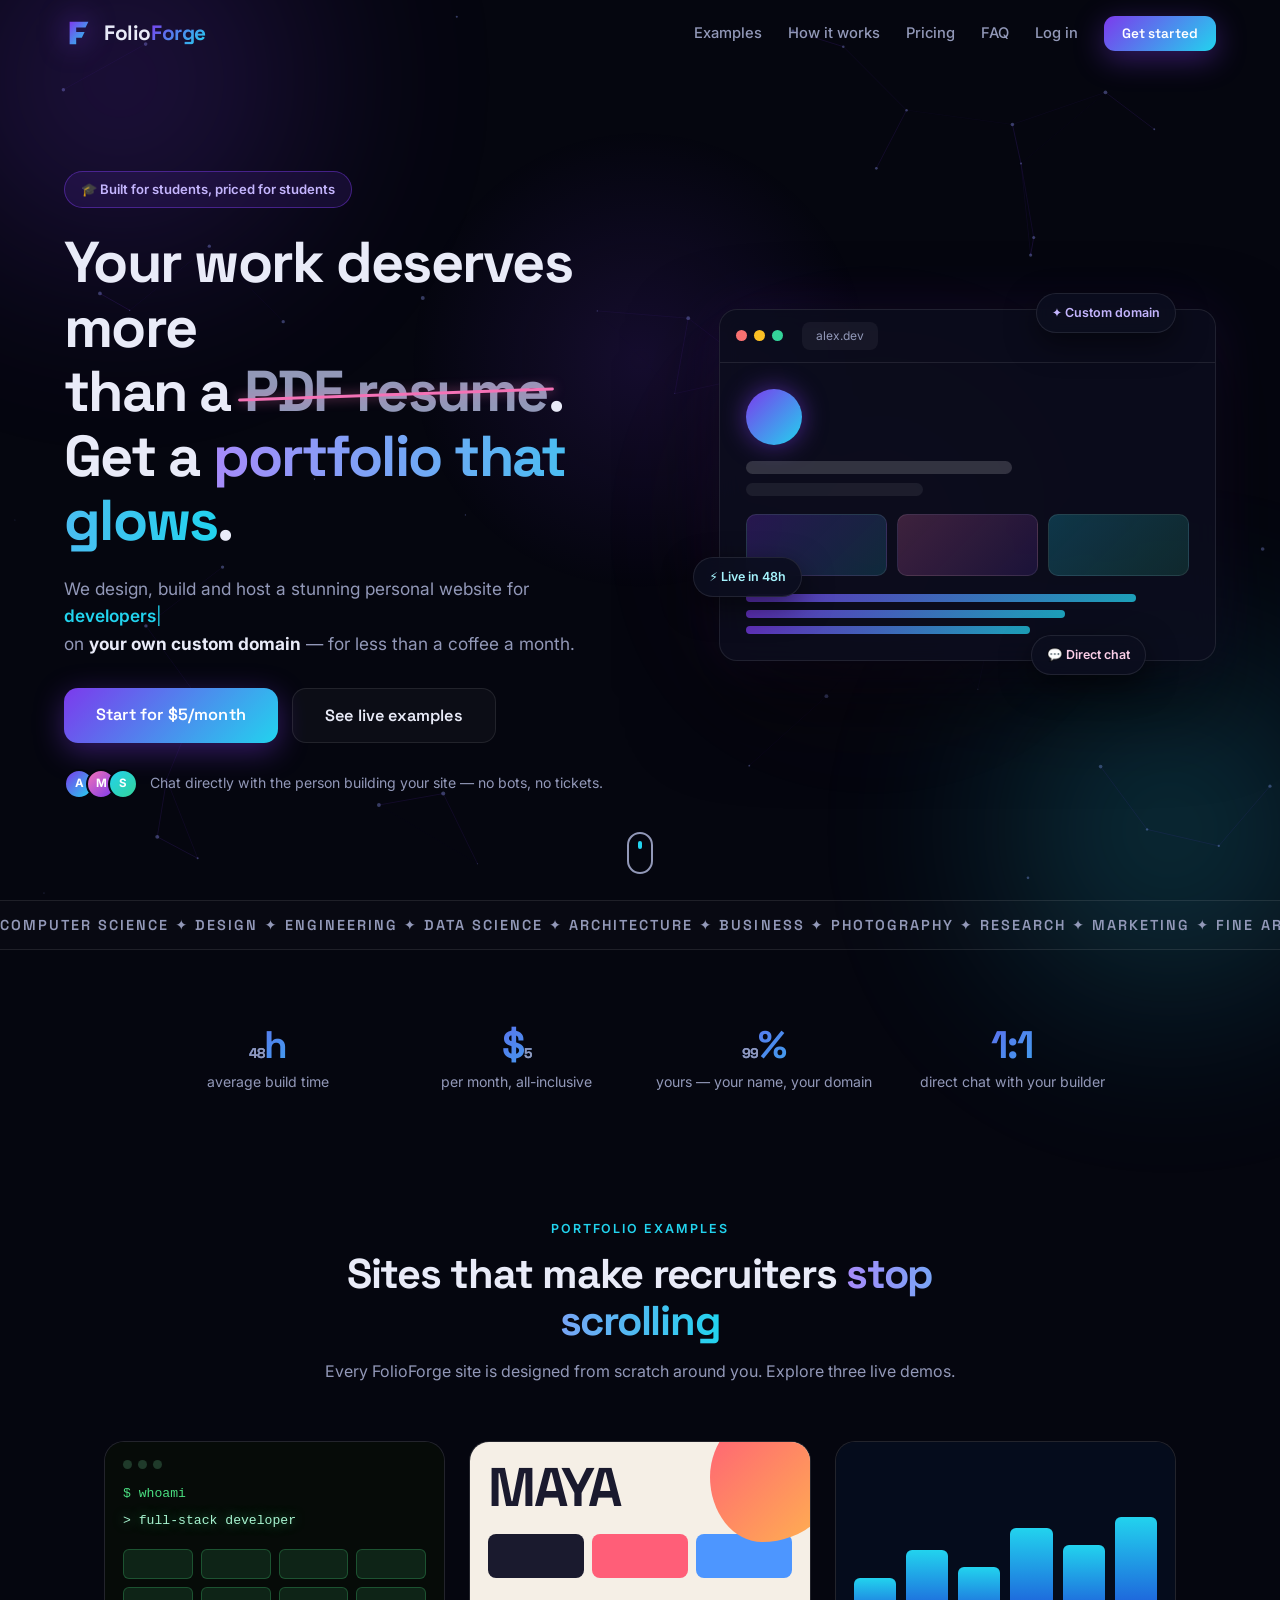
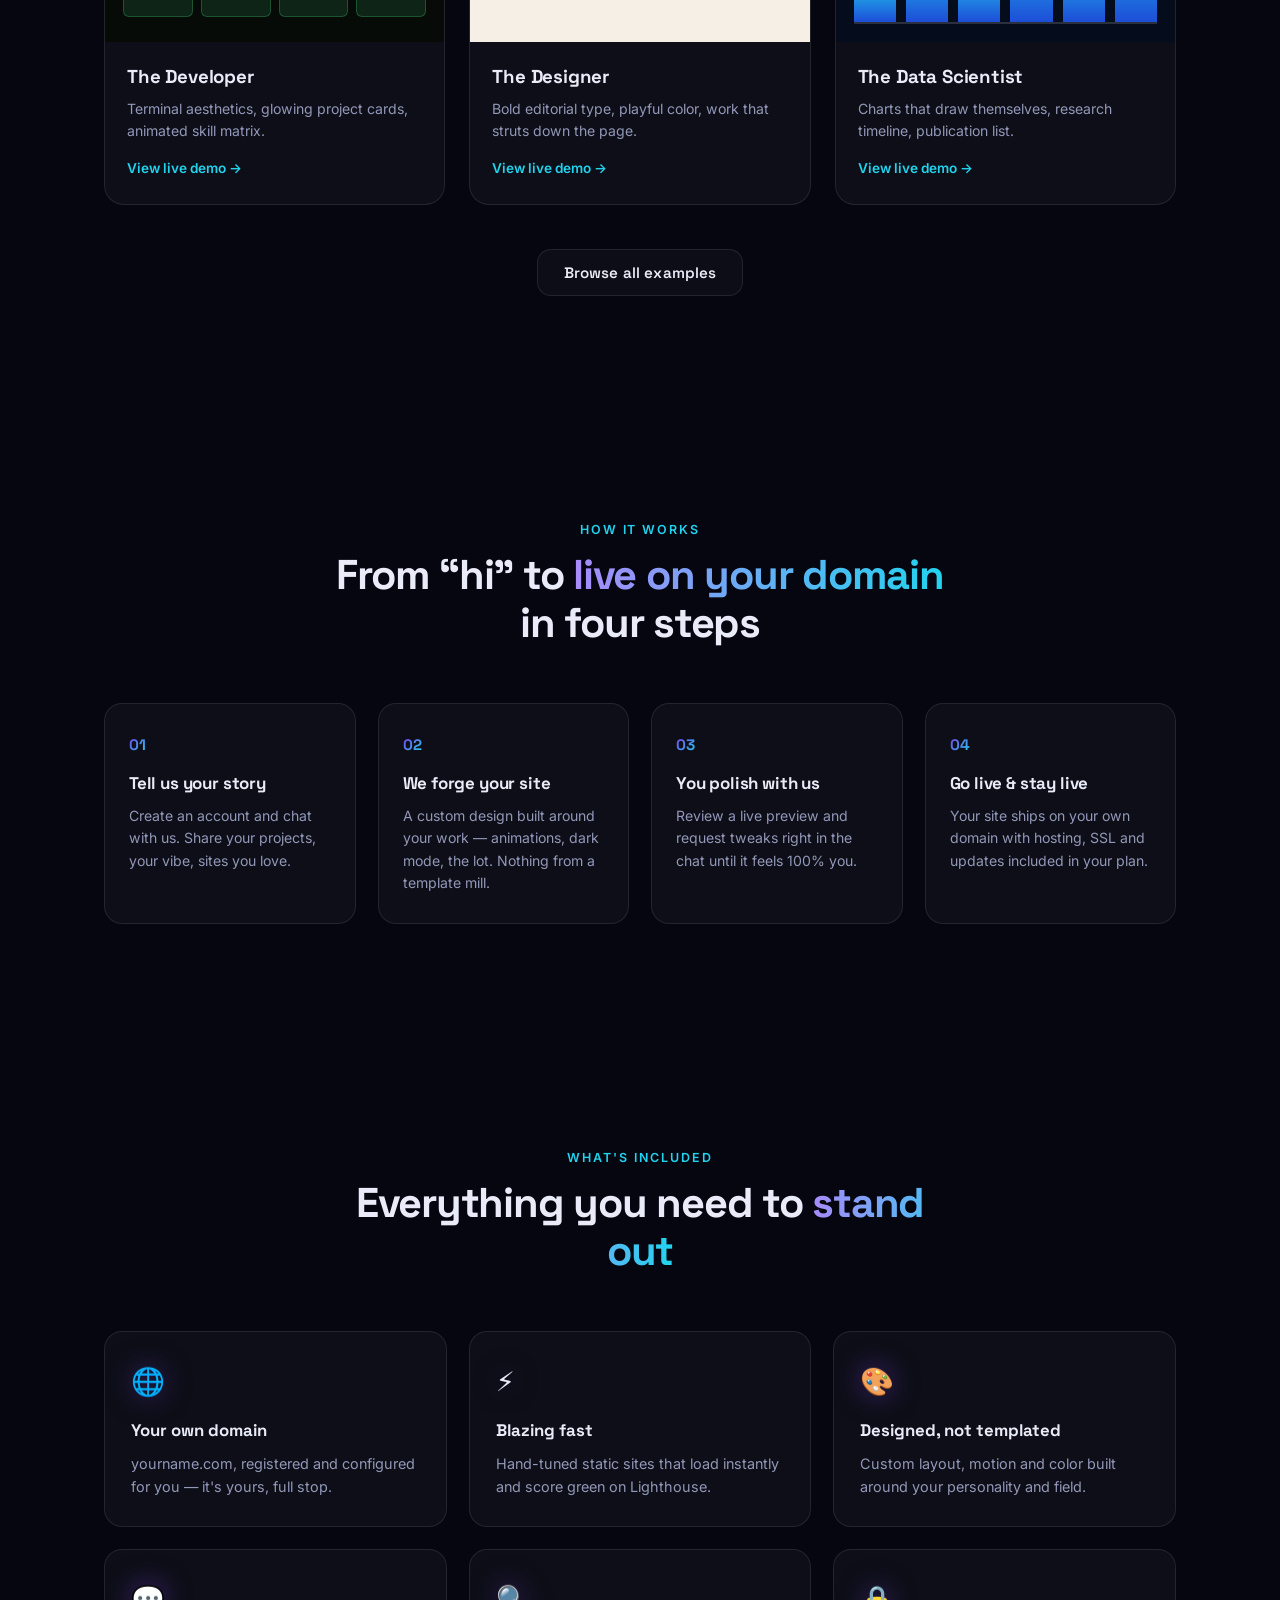
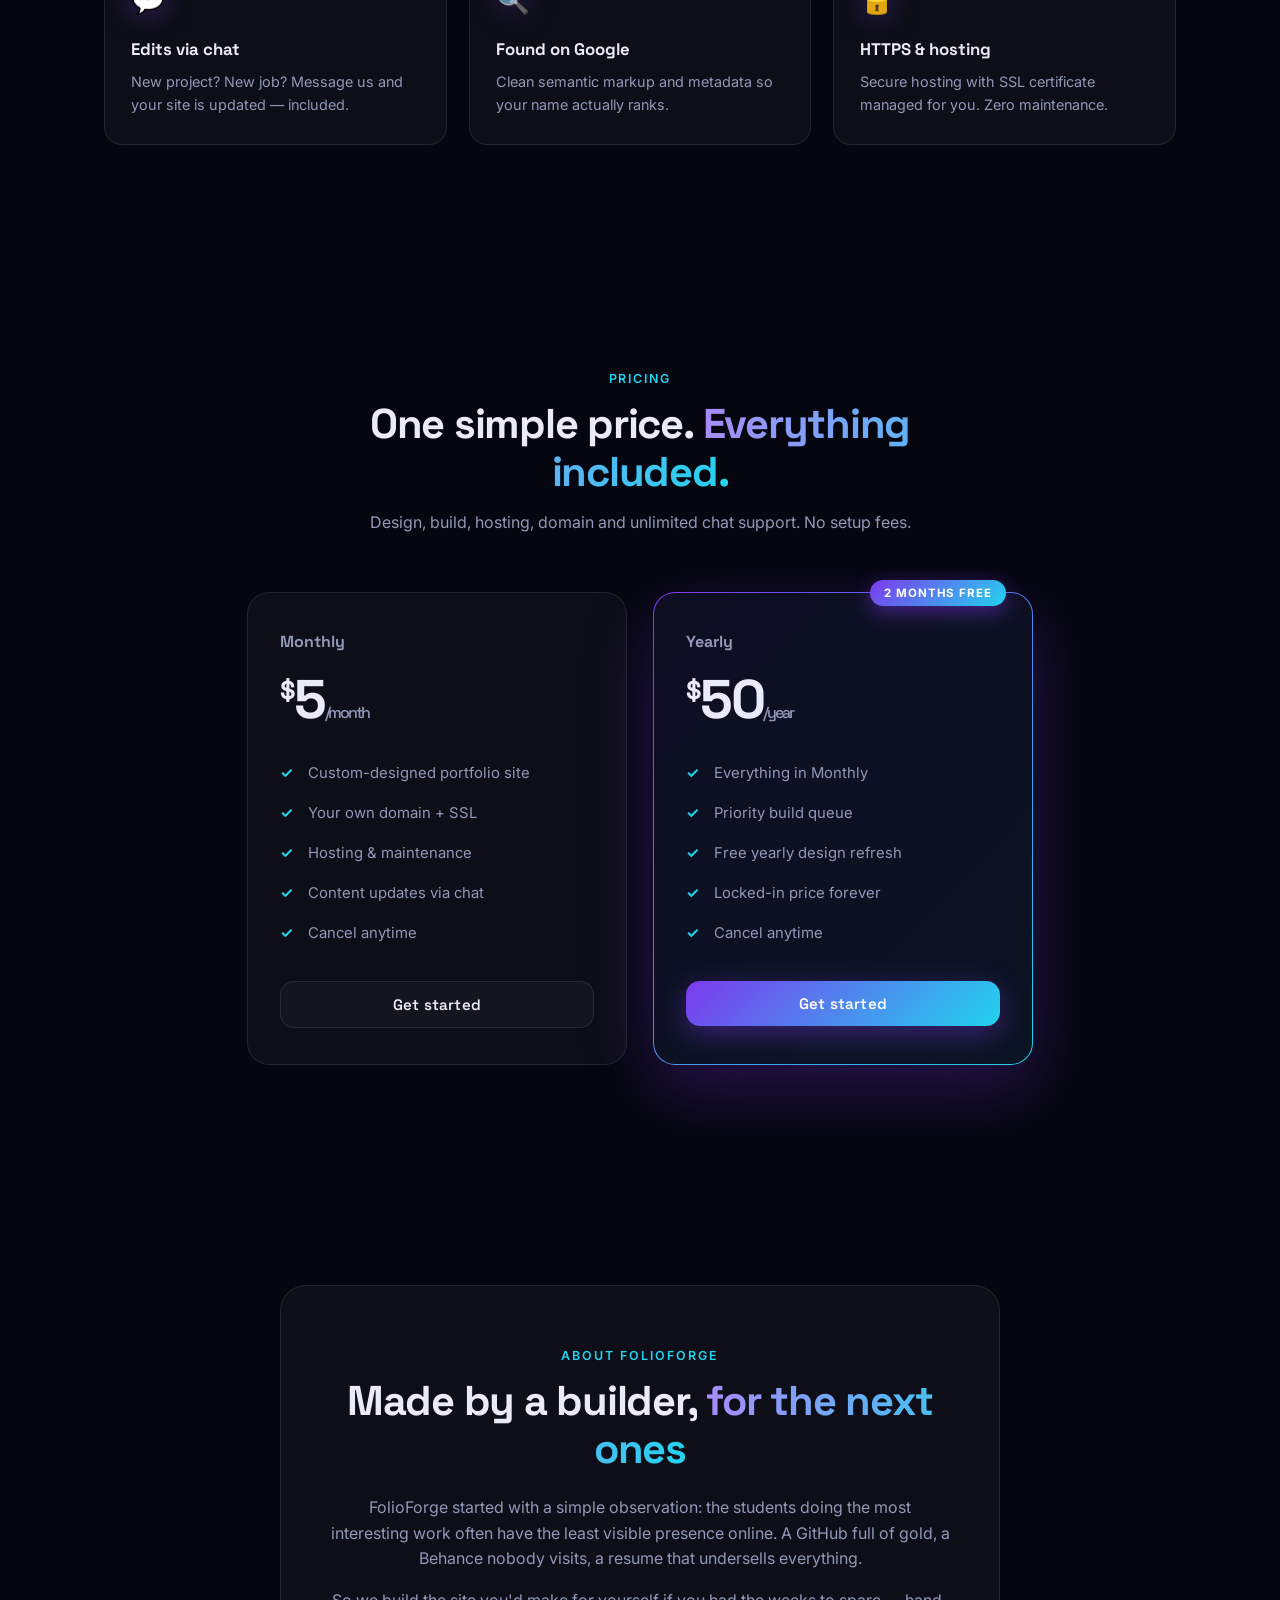
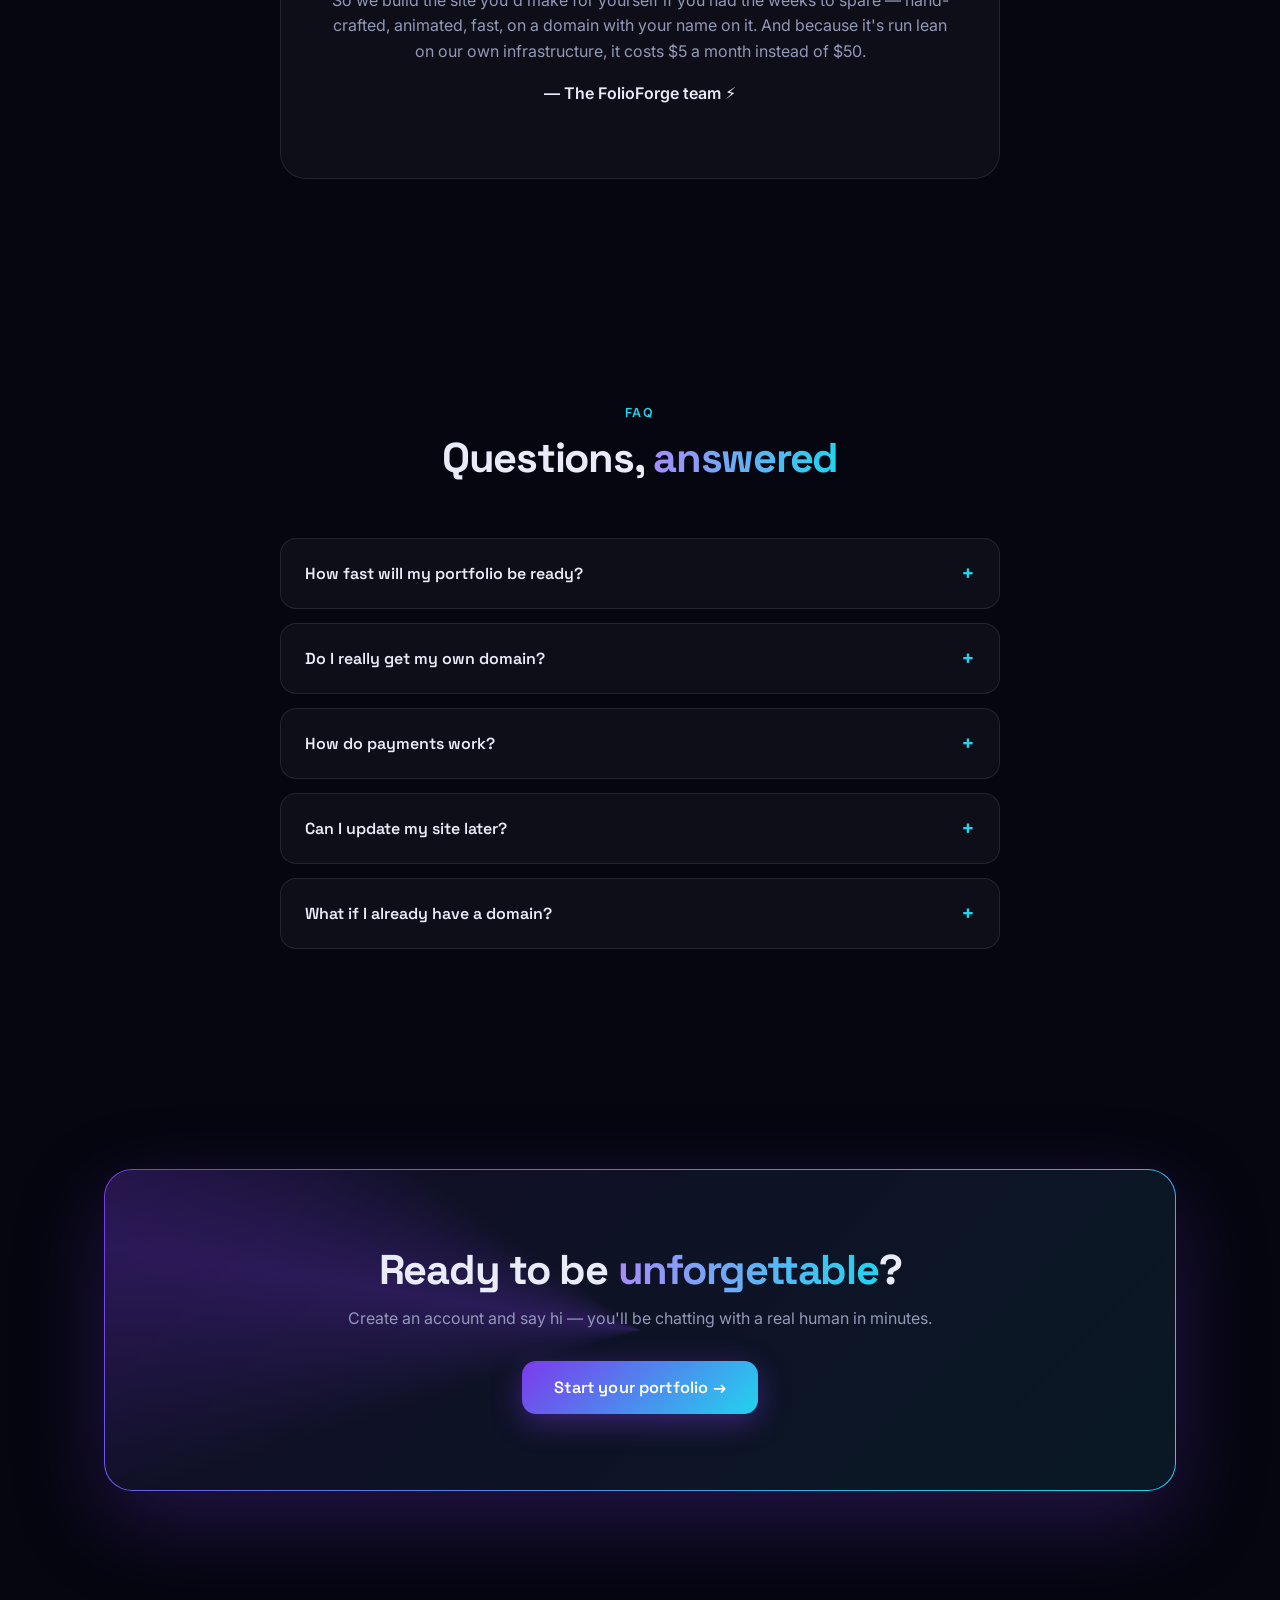
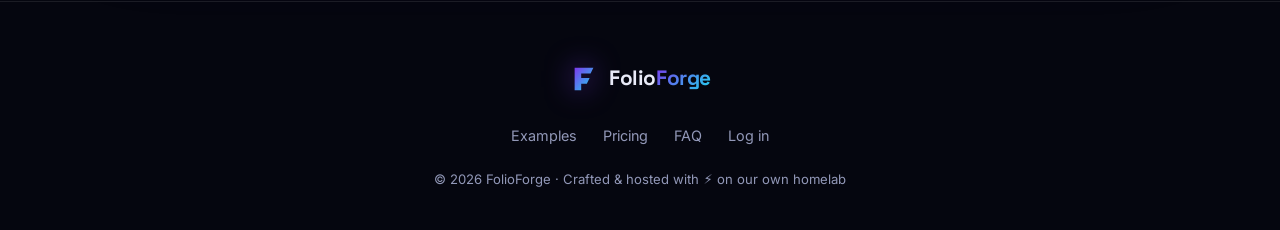
<file: docs/index.html>
<!DOCTYPE html>
<html lang="en">
<head>
  <meta charset="UTF-8">
  <meta name="viewport" content="width=device-width, initial-scale=1.0">
  <title>FolioForge — Stunning portfolio websites for students, from $5/month</title>
  <meta name="description" content="We design, build and host jaw-dropping portfolio websites for students. Your own custom domain, full hosting and direct chat support — from $5/month.">
  <link rel="icon" href="data:image/svg+xml,<svg xmlns='http://www.w3.org/2000/svg' viewBox='0 0 100 100'><text y='.9em' font-size='90'>⚡</text></svg>">
  <link rel="preconnect" href="https://fonts.googleapis.com">
  <link rel="preconnect" href="https://fonts.gstatic.com" crossorigin>
  <link href="https://fonts.googleapis.com/css2?family=Space+Grotesk:wght@400;500;600;700&family=Inter:wght@400;500;600;700&display=swap" rel="stylesheet">
  <link rel="stylesheet" href="css/style.css">
</head>
<body>
  <div class="cursor-glow" aria-hidden="true"></div>
  <canvas id="particles" aria-hidden="true"></canvas>
  <div class="orb orb-a" aria-hidden="true"></div>
  <div class="orb orb-b" aria-hidden="true"></div>
  <div class="orb orb-c" aria-hidden="true"></div>

  <!-- ============================ NAV ============================ -->
  <nav class="nav" id="nav">
    <a class="brand" href="#top">
      <svg class="brand-mark" viewBox="0 0 32 32" aria-hidden="true">
        <defs><linearGradient id="lg" x1="0" y1="0" x2="1" y2="1">
          <stop offset="0" stop-color="#7c3aed"/><stop offset="1" stop-color="#22d3ee"/>
        </linearGradient></defs>
        <path d="M6 4h20l-3 6H13v5h9l-3 6h-6v7H6z" fill="url(#lg)"/>
      </svg>
      <span>Folio<em>Forge</em></span>
    </a>
    <div class="nav-links" id="nav-links">
      <a href="examples/">Examples</a>
      <a href="#how">How it works</a>
      <a href="#pricing">Pricing</a>
      <a href="#faq">FAQ</a>
      <a href="#" data-app-link="login" class="nav-login">Log in</a>
      <a href="#" data-app-link="register" class="btn btn-grad btn-sm">Get started</a>
    </div>
    <button class="nav-burger" id="nav-burger" aria-label="Menu">
      <span></span><span></span><span></span>
    </button>
  </nav>

  <!-- ============================ HERO ============================ -->
  <header class="hero" id="top">
    <div class="hero-inner">
      <div class="hero-copy">
        <span class="pill reveal">🎓 Built for students, priced for students</span>
        <h1 class="reveal" data-delay="1">
          Your work deserves more<br>than a
          <span class="strike">PDF resume</span>.<br>
          Get a <span class="grad-text">portfolio that glows</span>.
        </h1>
        <p class="hero-sub reveal" data-delay="2">
          We design, build and host a stunning personal website for
          <span class="typer" id="typer">developers</span><span class="caret">|</span><br>
          on <strong>your own custom domain</strong> — for less than a coffee a month.
        </p>
        <div class="hero-ctas reveal" data-delay="3">
          <a href="#" data-app-link="register" class="btn btn-grad btn-lg">Start for $5/month</a>
          <a href="examples/" class="btn btn-outline btn-lg">See live examples</a>
        </div>
        <div class="hero-note reveal" data-delay="4">
          <span class="avatars"><i>A</i><i>M</i><i>S</i></span>
          Chat directly with the person building your site — no bots, no tickets.
        </div>
      </div>

      <div class="hero-visual reveal" data-delay="2">
        <div class="browser-mock tilt">
          <div class="browser-bar">
            <span class="b-dot r"></span><span class="b-dot y"></span><span class="b-dot g"></span>
            <span class="b-url">alex.dev</span>
          </div>
          <div class="browser-body">
            <div class="mock-avatar"></div>
            <div class="mock-line w60"></div>
            <div class="mock-line w40 dim"></div>
            <div class="mock-cards">
              <div class="mock-card"></div>
              <div class="mock-card"></div>
              <div class="mock-card"></div>
            </div>
            <div class="mock-bars">
              <div class="mock-bar" style="--w:88%"></div>
              <div class="mock-bar" style="--w:72%"></div>
              <div class="mock-bar" style="--w:64%"></div>
            </div>
          </div>
        </div>
        <div class="float-badge fb-1">✦ Custom domain</div>
        <div class="float-badge fb-2">⚡ Live in 48h</div>
        <div class="float-badge fb-3">💬 Direct chat</div>
      </div>
    </div>
    <a class="scroll-hint" href="#stats" aria-label="Scroll down"><span></span></a>
  </header>

  <!-- ============================ MARQUEE ============================ -->
  <div class="marquee" aria-hidden="true">
    <div class="marquee-track">
      <span>Computer Science ✦ Design ✦ Engineering ✦ Data Science ✦ Architecture ✦ Business ✦ Photography ✦ Research ✦ Marketing ✦ Fine Arts ✦ </span>
      <span>Computer Science ✦ Design ✦ Engineering ✦ Data Science ✦ Architecture ✦ Business ✦ Photography ✦ Research ✦ Marketing ✦ Fine Arts ✦ </span>
    </div>
  </div>

  <!-- ============================ STATS ============================ -->
  <section class="stats" id="stats">
    <div class="stat reveal"><b><span data-count="48">0</span>h</b><span>average build time</span></div>
    <div class="stat reveal" data-delay="1"><b>$<span data-count="5">0</span></b><span>per month, all-inclusive</span></div>
    <div class="stat reveal" data-delay="2"><b><span data-count="100">0</span>%</b><span>yours — your name, your domain</span></div>
    <div class="stat reveal" data-delay="3"><b>1:1</b><span>direct chat with your builder</span></div>
  </section>

  <!-- ============================ EXAMPLES ============================ -->
  <section class="section" id="examples">
    <div class="section-head reveal">
      <span class="eyebrow">Portfolio examples</span>
      <h2>Sites that make recruiters <span class="grad-text">stop scrolling</span></h2>
      <p>Every FolioForge site is designed from scratch around you. Explore three live demos.</p>
    </div>
    <div class="example-grid">
      <a class="example-card tilt reveal" href="examples/developer/">
        <div class="ex-thumb ex-dev">
          <div class="ex-term-bar"><i></i><i></i><i></i></div>
          <div class="ex-term-line">$ whoami</div>
          <div class="ex-term-line accent">&gt; full-stack developer</div>
          <div class="ex-term-grid"><i></i><i></i><i></i><i></i><i></i><i></i><i></i><i></i></div>
        </div>
        <div class="ex-info">
          <h3>The Developer</h3>
          <p>Terminal aesthetics, glowing project cards, animated skill matrix.</p>
          <span class="ex-cta">View live demo →</span>
        </div>
      </a>
      <a class="example-card tilt reveal" data-delay="1" href="examples/designer/">
        <div class="ex-thumb ex-des">
          <div class="ex-des-type">MAYA</div>
          <div class="ex-des-blob"></div>
          <div class="ex-des-strip"><i></i><i></i><i></i></div>
        </div>
        <div class="ex-info">
          <h3>The Designer</h3>
          <p>Bold editorial type, playful color, work that struts down the page.</p>
          <span class="ex-cta">View live demo →</span>
        </div>
      </a>
      <a class="example-card tilt reveal" data-delay="2" href="examples/data-scientist/">
        <div class="ex-thumb ex-data">
          <div class="ex-chart">
            <i style="--h:40%"></i><i style="--h:65%"></i><i style="--h:50%"></i>
            <i style="--h:85%"></i><i style="--h:70%"></i><i style="--h:95%"></i>
          </div>
          <div class="ex-data-line"></div>
        </div>
        <div class="ex-info">
          <h3>The Data Scientist</h3>
          <p>Charts that draw themselves, research timeline, publication list.</p>
          <span class="ex-cta">View live demo →</span>
        </div>
      </a>
    </div>
    <div class="center reveal">
      <a class="btn btn-outline" href="examples/">Browse all examples</a>
    </div>
  </section>

  <!-- ============================ HOW ============================ -->
  <section class="section" id="how">
    <div class="section-head reveal">
      <span class="eyebrow">How it works</span>
      <h2>From “hi” to <span class="grad-text">live on your domain</span> in four steps</h2>
    </div>
    <ol class="steps">
      <li class="step reveal">
        <span class="step-num">01</span>
        <h3>Tell us your story</h3>
        <p>Create an account and chat with us. Share your projects, your vibe, sites you love.</p>
      </li>
      <li class="step reveal" data-delay="1">
        <span class="step-num">02</span>
        <h3>We forge your site</h3>
        <p>A custom design built around your work — animations, dark mode, the lot. Nothing from a template mill.</p>
      </li>
      <li class="step reveal" data-delay="2">
        <span class="step-num">03</span>
        <h3>You polish with us</h3>
        <p>Review a live preview and request tweaks right in the chat until it feels 100% you.</p>
      </li>
      <li class="step reveal" data-delay="3">
        <span class="step-num">04</span>
        <h3>Go live &amp; stay live</h3>
        <p>Your site ships on your own domain with hosting, SSL and updates included in your plan.</p>
      </li>
    </ol>
  </section>

  <!-- ============================ FEATURES ============================ -->
  <section class="section" id="features">
    <div class="section-head reveal">
      <span class="eyebrow">What's included</span>
      <h2>Everything you need to <span class="grad-text">stand out</span></h2>
    </div>
    <div class="feature-grid">
      <div class="feature reveal"><span class="f-ico">🌐</span><h3>Your own domain</h3><p>yourname.com, registered and configured for you — it's yours, full stop.</p></div>
      <div class="feature reveal" data-delay="1"><span class="f-ico">⚡</span><h3>Blazing fast</h3><p>Hand-tuned static sites that load instantly and score green on Lighthouse.</p></div>
      <div class="feature reveal" data-delay="2"><span class="f-ico">🎨</span><h3>Designed, not templated</h3><p>Custom layout, motion and color built around your personality and field.</p></div>
      <div class="feature reveal"><span class="f-ico">💬</span><h3>Edits via chat</h3><p>New project? New job? Message us and your site is updated — included.</p></div>
      <div class="feature reveal" data-delay="1"><span class="f-ico">🔍</span><h3>Found on Google</h3><p>Clean semantic markup and metadata so your name actually ranks.</p></div>
      <div class="feature reveal" data-delay="2"><span class="f-ico">🔒</span><h3>HTTPS &amp; hosting</h3><p>Secure hosting with SSL certificate managed for you. Zero maintenance.</p></div>
    </div>
  </section>

  <!-- ============================ PRICING ============================ -->
  <section class="section" id="pricing">
    <div class="section-head reveal">
      <span class="eyebrow">Pricing</span>
      <h2>One simple price. <span class="grad-text">Everything included.</span></h2>
      <p>Design, build, hosting, domain and unlimited chat support. No setup fees.</p>
    </div>
    <div class="price-grid">
      <div class="price-card reveal">
        <h3>Monthly</h3>
        <div class="price"><span class="cur">$</span>5<span class="per">/month</span></div>
        <ul>
          <li>Custom-designed portfolio site</li>
          <li>Your own domain + SSL</li>
          <li>Hosting &amp; maintenance</li>
          <li>Content updates via chat</li>
          <li>Cancel anytime</li>
        </ul>
        <a href="#" data-app-link="register" class="btn btn-outline btn-block">Get started</a>
      </div>
      <div class="price-card featured reveal" data-delay="1">
        <span class="ribbon">2 months free</span>
        <h3>Yearly</h3>
        <div class="price"><span class="cur">$</span>50<span class="per">/year</span></div>
        <ul>
          <li>Everything in Monthly</li>
          <li>Priority build queue</li>
          <li>Free yearly design refresh</li>
          <li>Locked-in price forever</li>
          <li>Cancel anytime</li>
        </ul>
        <a href="#" data-app-link="register" class="btn btn-grad btn-block">Get started</a>
      </div>
    </div>
  </section>

  <!-- ============================ ABOUT ============================ -->
  <section class="section about" id="about">
    <div class="about-inner reveal">
      <span class="eyebrow">About FolioForge</span>
      <h2>Made by a builder, <span class="grad-text">for the next ones</span></h2>
      <p>
        FolioForge started with a simple observation: the students doing the most
        interesting work often have the least visible presence online. A GitHub full of
        gold, a Behance nobody visits, a resume that undersells everything.
      </p>
      <p>
        So we build the site you'd make for yourself if you had the weeks to spare —
        hand-crafted, animated, fast, on a domain with your name on it. And because it's
        run lean on our own infrastructure, it costs $5 a month instead of $50.
      </p>
      <p class="about-sign">— The FolioForge team ⚡</p>
    </div>
  </section>

  <!-- ============================ FAQ ============================ -->
  <section class="section" id="faq">
    <div class="section-head reveal">
      <span class="eyebrow">FAQ</span>
      <h2>Questions, <span class="grad-text">answered</span></h2>
    </div>
    <div class="faq-list">
      <details class="faq-item reveal">
        <summary>How fast will my portfolio be ready?</summary>
        <p>Most sites go live within about 48 hours of our first chat. Complex sites (lots of projects, custom interactions) can take a few days — we'll give you a timeline up front.</p>
      </details>
      <details class="faq-item reveal" data-delay="1">
        <summary>Do I really get my own domain?</summary>
        <p>Yes. We register a domain of your choice (like <em>yourname.com</em>) and it's registered to you. If you ever leave, the domain and your content go with you.</p>
      </details>
      <details class="faq-item reveal" data-delay="2">
        <summary>How do payments work?</summary>
        <p>Simple and personal: once we agree on your plan in the chat, we send you a payment link or invoice. $5/month or $50/year — no hidden extras, cancel whenever.</p>
      </details>
      <details class="faq-item reveal" data-delay="3">
        <summary>Can I update my site later?</summary>
        <p>Anytime. Message us in the chat with your new project, internship or thesis and we'll update your site — it's included in every plan.</p>
      </details>
      <details class="faq-item reveal" data-delay="4">
        <summary>What if I already have a domain?</summary>
        <p>Even easier — we'll point it at your new site and handle all the DNS and SSL setup for you.</p>
      </details>
    </div>
  </section>

  <!-- ============================ CTA ============================ -->
  <section class="section">
    <div class="cta-panel reveal">
      <h2>Ready to be <span class="grad-text">unforgettable</span>?</h2>
      <p>Create an account and say hi — you'll be chatting with a real human in minutes.</p>
      <a href="#" data-app-link="register" class="btn btn-grad btn-lg">Start your portfolio →</a>
    </div>
  </section>

  <!-- ============================ FOOTER ============================ -->
  <footer class="footer">
    <a class="brand" href="#top">
      <svg class="brand-mark" viewBox="0 0 32 32" aria-hidden="true">
        <defs><linearGradient id="lg2" x1="0" y1="0" x2="1" y2="1">
          <stop offset="0" stop-color="#7c3aed"/><stop offset="1" stop-color="#22d3ee"/>
        </linearGradient></defs>
        <path d="M6 4h20l-3 6H13v5h9l-3 6h-6v7H6z" fill="url(#lg2)"/>
      </svg>
      <span>Folio<em>Forge</em></span>
    </a>
    <div class="footer-links">
      <a href="examples/">Examples</a>
      <a href="#pricing">Pricing</a>
      <a href="#faq">FAQ</a>
      <a href="#" data-app-link="login">Log in</a>
    </div>
    <p class="footer-note">© <span id="year"></span> FolioForge · Crafted &amp; hosted with ⚡ on our own homelab</p>
  </footer>

  <script src="js/config.js"></script>
  <script src="js/main.js"></script>
</body>
</html>
</file>
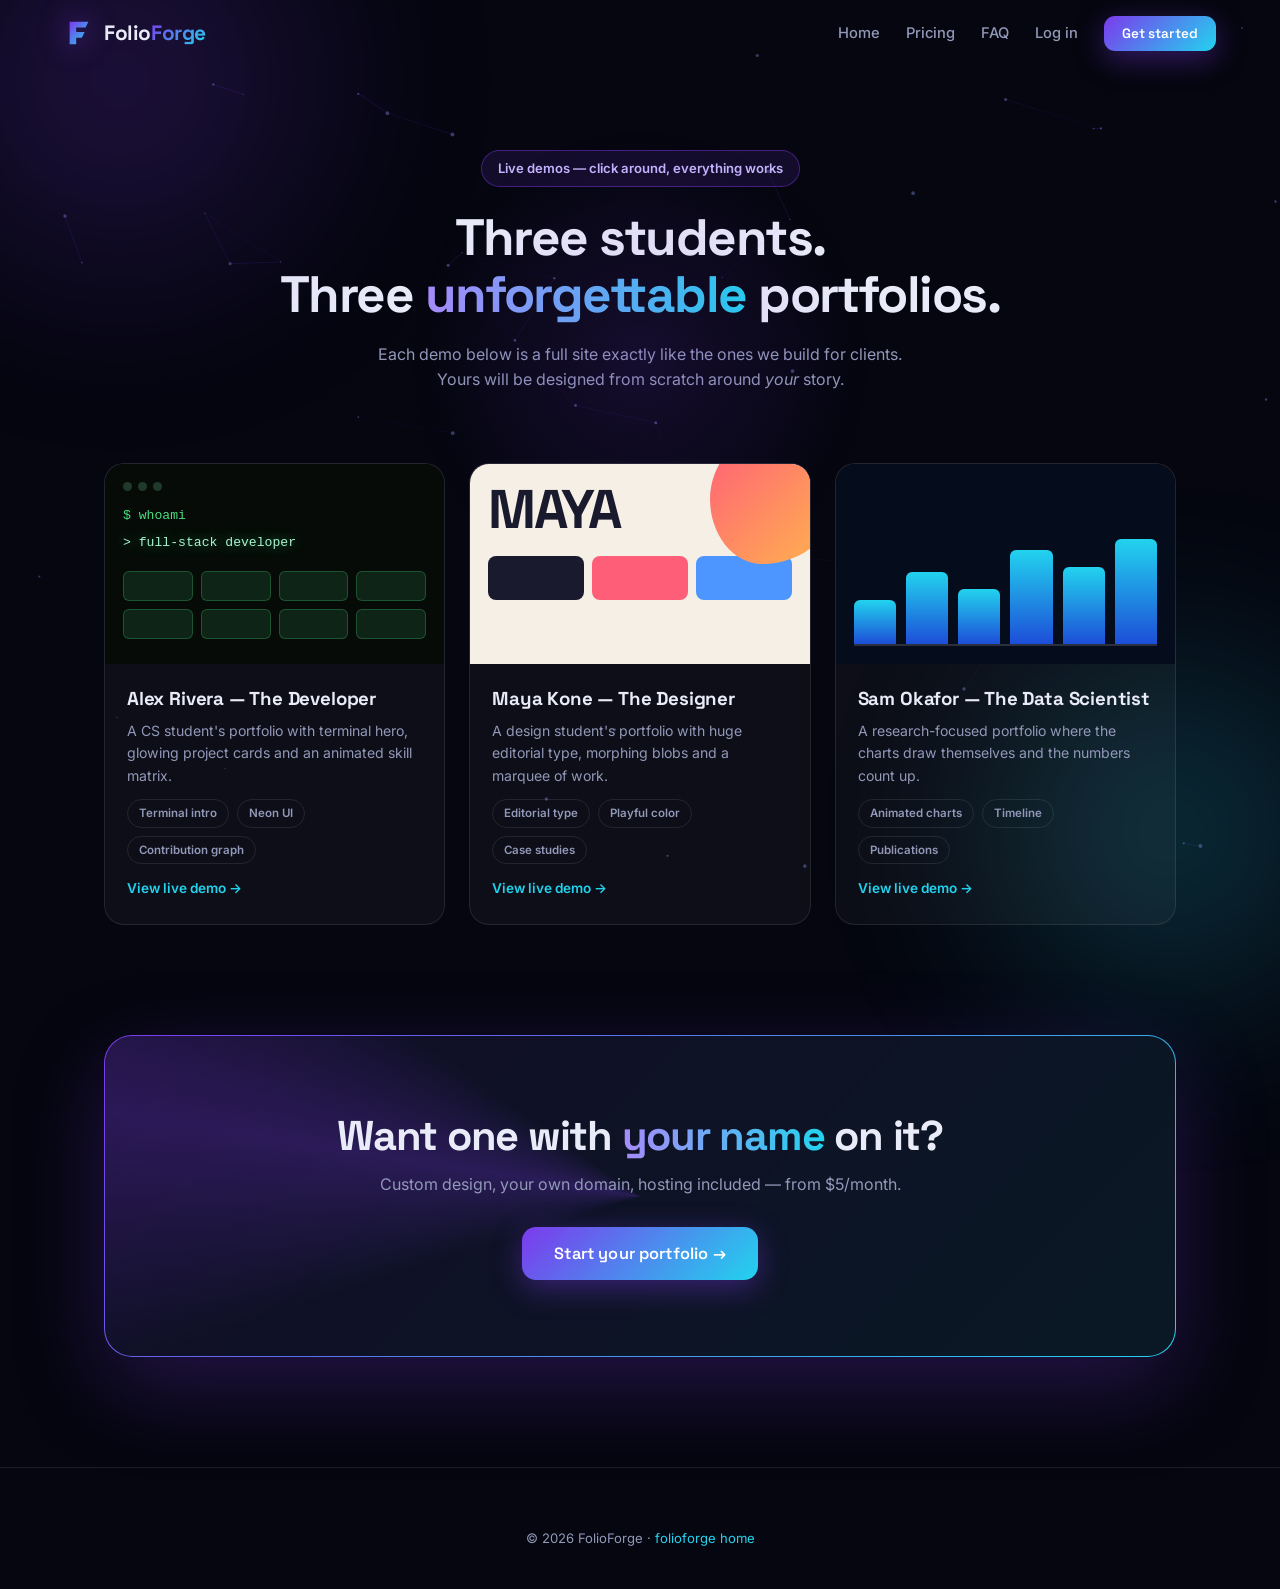
<file: docs/examples/index.html>
<!DOCTYPE html>
<html lang="en">
<head>
  <meta charset="UTF-8">
  <meta name="viewport" content="width=device-width, initial-scale=1.0">
  <title>Portfolio examples — FolioForge</title>
  <meta name="description" content="Live example portfolios built by FolioForge — explore what your $5/month site could look like.">
  <link rel="icon" href="data:image/svg+xml,<svg xmlns='http://www.w3.org/2000/svg' viewBox='0 0 100 100'><text y='.9em' font-size='90'>⚡</text></svg>">
  <link rel="preconnect" href="https://fonts.googleapis.com">
  <link rel="preconnect" href="https://fonts.gstatic.com" crossorigin>
  <link href="https://fonts.googleapis.com/css2?family=Space+Grotesk:wght@400;500;600;700&family=Inter:wght@400;500;600;700&display=swap" rel="stylesheet">
  <link rel="stylesheet" href="../css/style.css">
  <style>
    .gallery-hero { min-height: auto; padding: 150px 5vw 30px; text-align: center; }
    .gallery-hero h1 {
      font-family: var(--font-head); font-weight: 700; letter-spacing: -0.03em;
      font-size: clamp(2rem, 4.4vw, 3.2rem); line-height: 1.12; margin-bottom: 18px;
    }
    .gallery-hero p { color: var(--muted); max-width: 560px; margin: 0 auto; }
    .example-grid { max-width: 1200px; margin: 0 auto; }
    .ex-tags { display: flex; gap: 8px; flex-wrap: wrap; margin-top: 12px; }
    .ex-tags span {
      font-size: 0.72rem; font-weight: 600; color: var(--muted);
      border: 1px solid var(--border); border-radius: 999px; padding: 4px 11px;
    }
  </style>
</head>
<body>
  <div class="cursor-glow" aria-hidden="true"></div>
  <canvas id="particles" aria-hidden="true"></canvas>
  <div class="orb orb-a" aria-hidden="true"></div>
  <div class="orb orb-b" aria-hidden="true"></div>

  <nav class="nav" id="nav">
    <a class="brand" href="../">
      <svg class="brand-mark" viewBox="0 0 32 32" aria-hidden="true">
        <defs><linearGradient id="lg" x1="0" y1="0" x2="1" y2="1">
          <stop offset="0" stop-color="#7c3aed"/><stop offset="1" stop-color="#22d3ee"/>
        </linearGradient></defs>
        <path d="M6 4h20l-3 6H13v5h9l-3 6h-6v7H6z" fill="url(#lg)"/>
      </svg>
      <span>Folio<em>Forge</em></span>
    </a>
    <div class="nav-links" id="nav-links">
      <a href="../">Home</a>
      <a href="../#pricing">Pricing</a>
      <a href="../#faq">FAQ</a>
      <a href="#" data-app-link="login" class="nav-login">Log in</a>
      <a href="#" data-app-link="register" class="btn btn-grad btn-sm">Get started</a>
    </div>
    <button class="nav-burger" id="nav-burger" aria-label="Menu">
      <span></span><span></span><span></span>
    </button>
  </nav>

  <header class="gallery-hero">
    <span class="pill reveal">Live demos — click around, everything works</span>
    <h1 class="reveal" data-delay="1">Three students.<br>Three <span class="grad-text">unforgettable</span> portfolios.</h1>
    <p class="reveal" data-delay="2">Each demo below is a full site exactly like the ones we build for clients.
       Yours will be designed from scratch around <em>your</em> story.</p>
  </header>

  <section class="section" style="padding-top: 40px;">
    <div class="example-grid">
      <a class="example-card tilt reveal" href="developer/">
        <div class="ex-thumb ex-dev">
          <div class="ex-term-bar"><i></i><i></i><i></i></div>
          <div class="ex-term-line">$ whoami</div>
          <div class="ex-term-line accent">&gt; full-stack developer</div>
          <div class="ex-term-grid"><i></i><i></i><i></i><i></i><i></i><i></i><i></i><i></i></div>
        </div>
        <div class="ex-info">
          <h3>Alex Rivera — The Developer</h3>
          <p>A CS student's portfolio with terminal hero, glowing project cards and an animated skill matrix.</p>
          <div class="ex-tags"><span>Terminal intro</span><span>Neon UI</span><span>Contribution graph</span></div>
          <span class="ex-cta" style="display:block;margin-top:14px;">View live demo →</span>
        </div>
      </a>
      <a class="example-card tilt reveal" data-delay="1" href="designer/">
        <div class="ex-thumb ex-des">
          <div class="ex-des-type">MAYA</div>
          <div class="ex-des-blob"></div>
          <div class="ex-des-strip"><i></i><i></i><i></i></div>
        </div>
        <div class="ex-info">
          <h3>Maya Kone — The Designer</h3>
          <p>A design student's portfolio with huge editorial type, morphing blobs and a marquee of work.</p>
          <div class="ex-tags"><span>Editorial type</span><span>Playful color</span><span>Case studies</span></div>
          <span class="ex-cta" style="display:block;margin-top:14px;">View live demo →</span>
        </div>
      </a>
      <a class="example-card tilt reveal" data-delay="2" href="data-scientist/">
        <div class="ex-thumb ex-data">
          <div class="ex-chart">
            <i style="--h:40%"></i><i style="--h:65%"></i><i style="--h:50%"></i>
            <i style="--h:85%"></i><i style="--h:70%"></i><i style="--h:95%"></i>
          </div>
          <div class="ex-data-line"></div>
        </div>
        <div class="ex-info">
          <h3>Sam Okafor — The Data Scientist</h3>
          <p>A research-focused portfolio where the charts draw themselves and the numbers count up.</p>
          <div class="ex-tags"><span>Animated charts</span><span>Timeline</span><span>Publications</span></div>
          <span class="ex-cta" style="display:block;margin-top:14px;">View live demo →</span>
        </div>
      </a>
    </div>
  </section>

  <section class="section" style="padding-top: 0;">
    <div class="cta-panel reveal">
      <h2>Want one with <span class="grad-text">your name</span> on it?</h2>
      <p>Custom design, your own domain, hosting included — from $5/month.</p>
      <a href="#" data-app-link="register" class="btn btn-grad btn-lg">Start your portfolio →</a>
    </div>
  </section>

  <footer class="footer">
    <p class="footer-note">© <span id="year"></span> FolioForge · <a href="../" style="color:var(--cyan);text-decoration:none;">folioforge home</a></p>
  </footer>

  <script src="../js/config.js"></script>
  <script src="../js/main.js"></script>
</body>
</html>
</file>
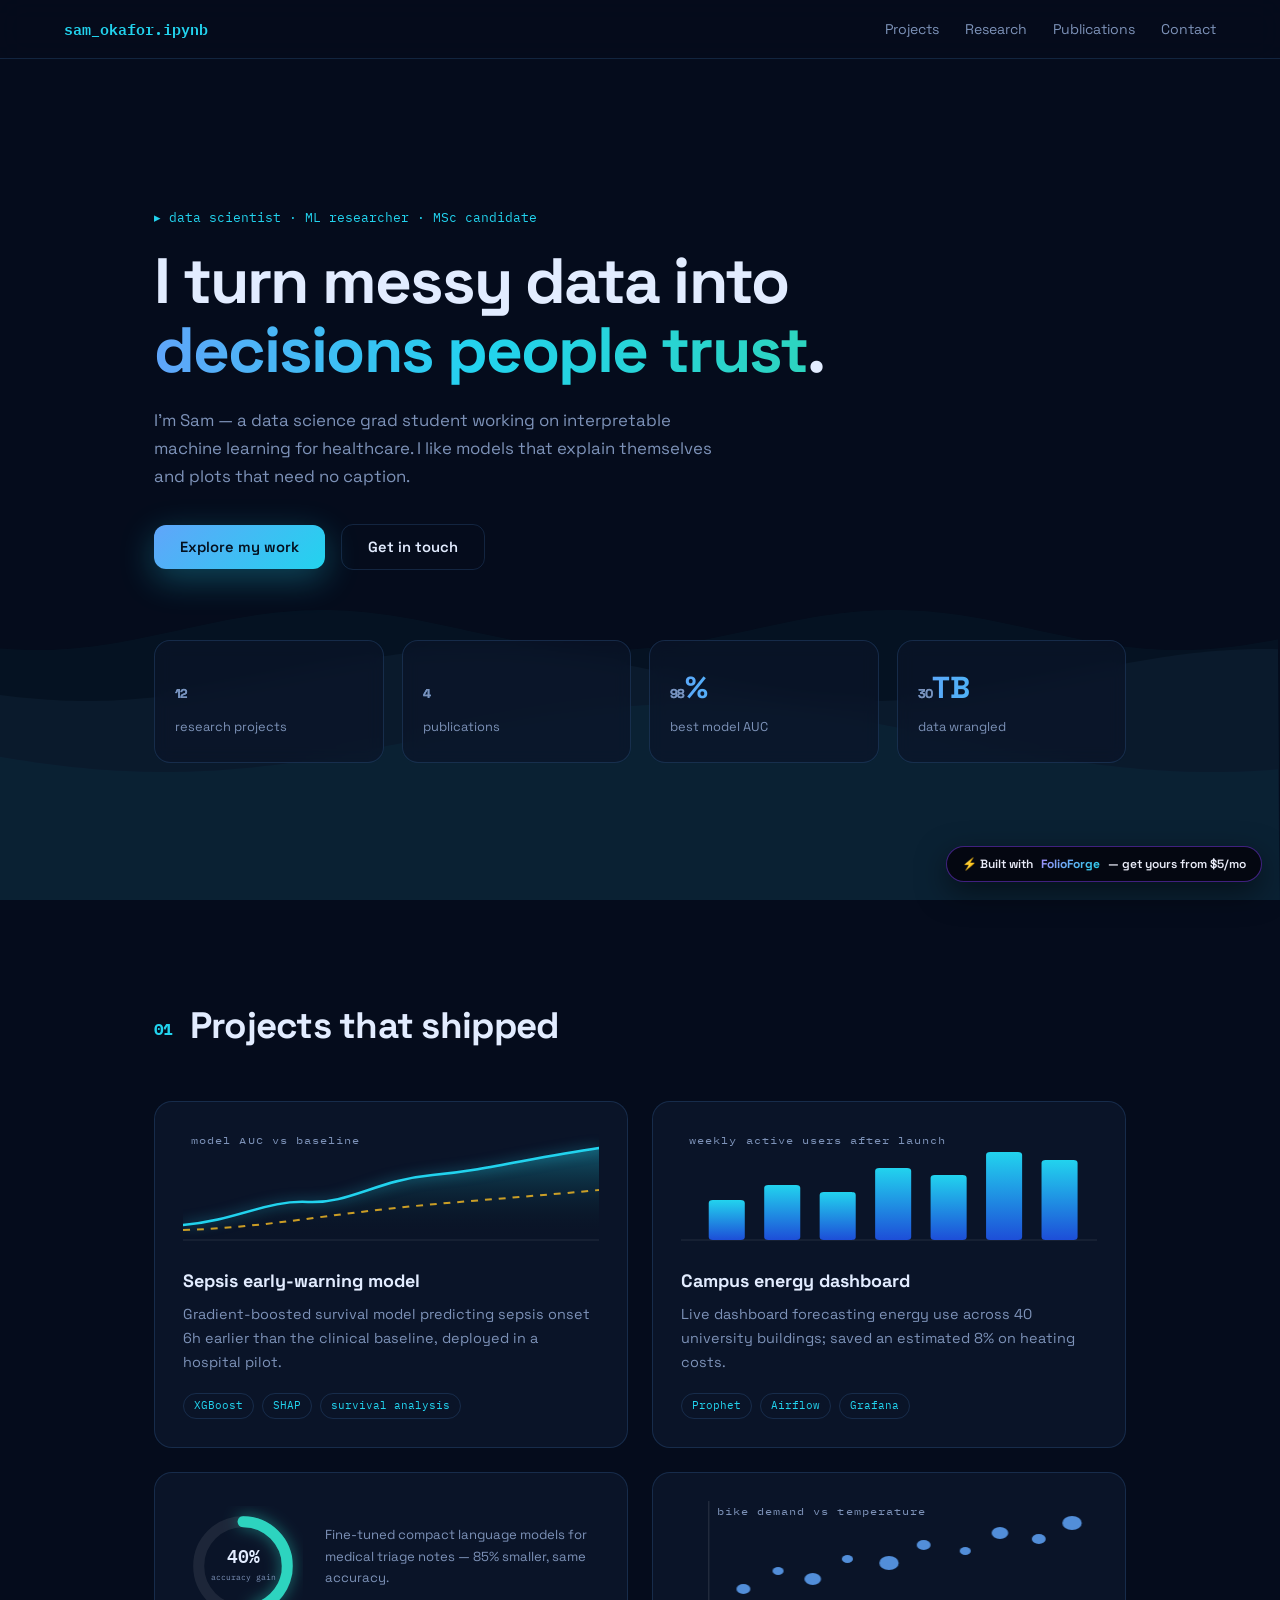
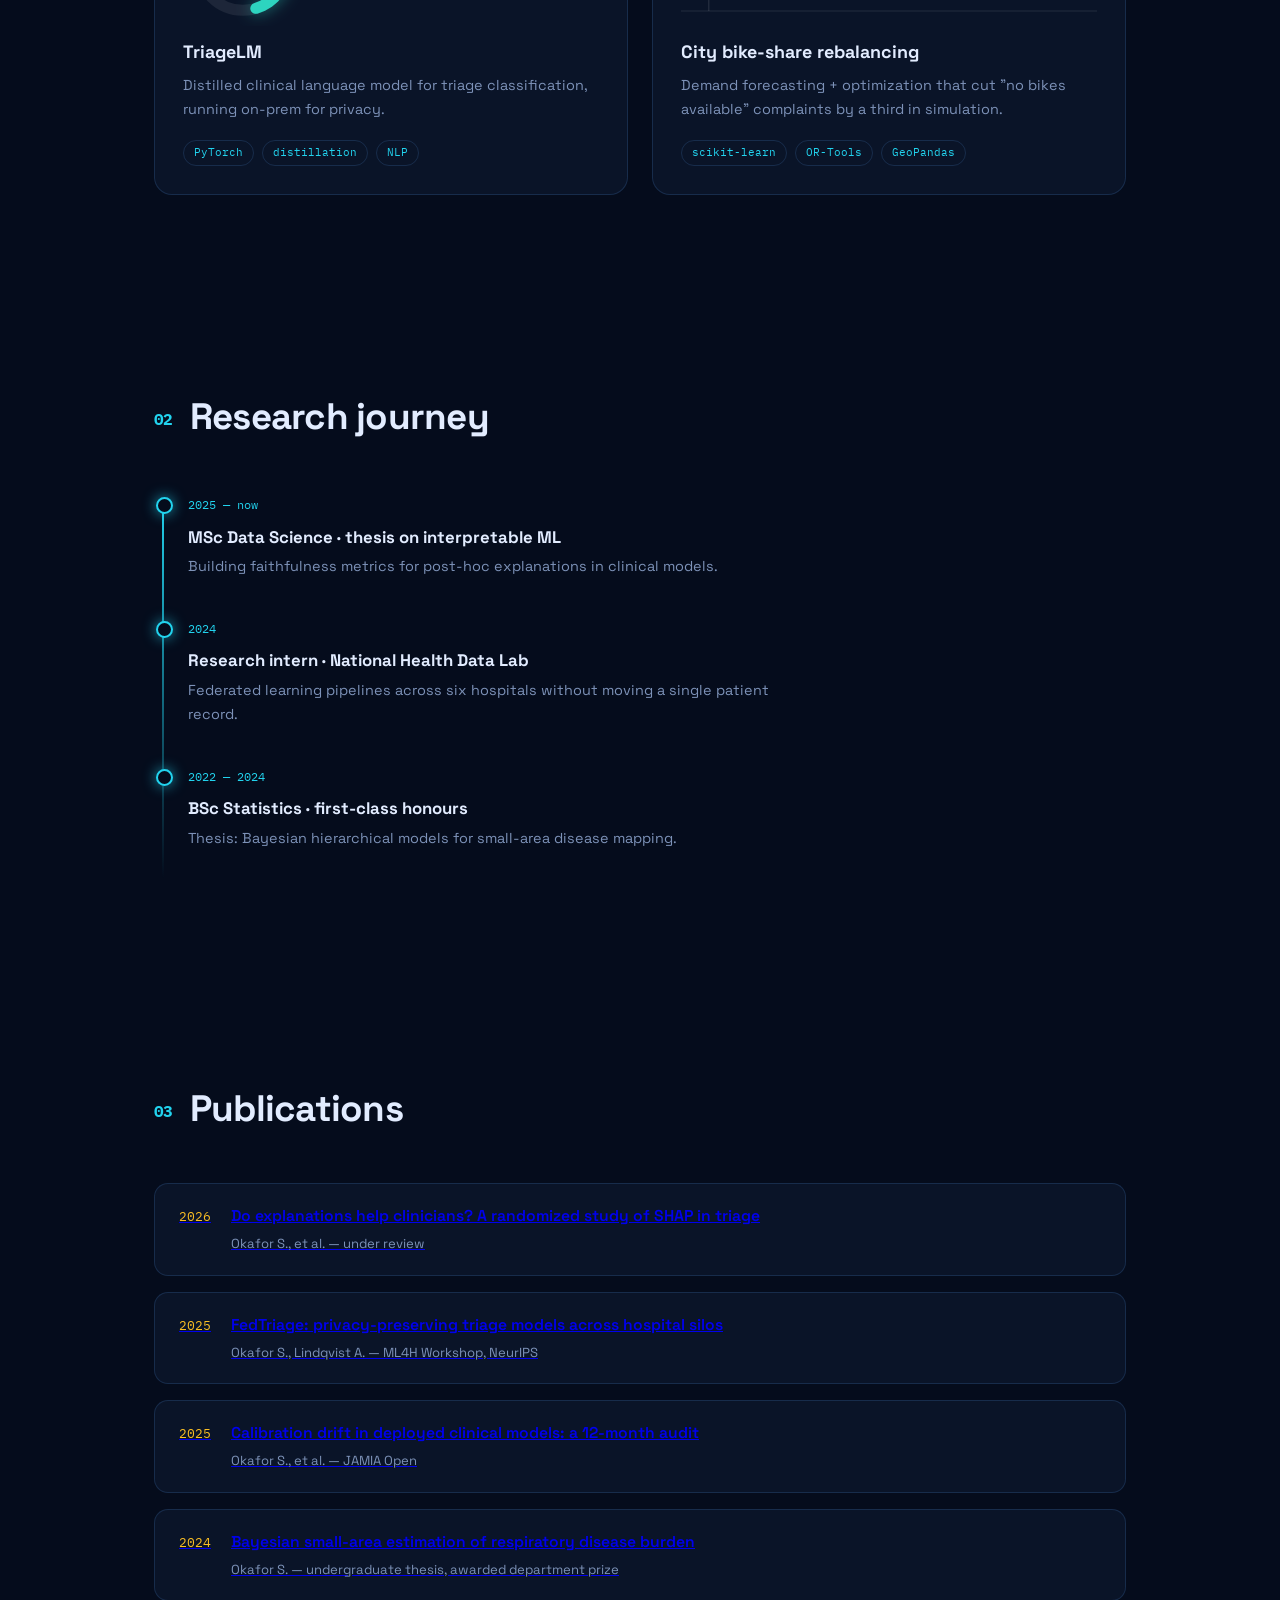
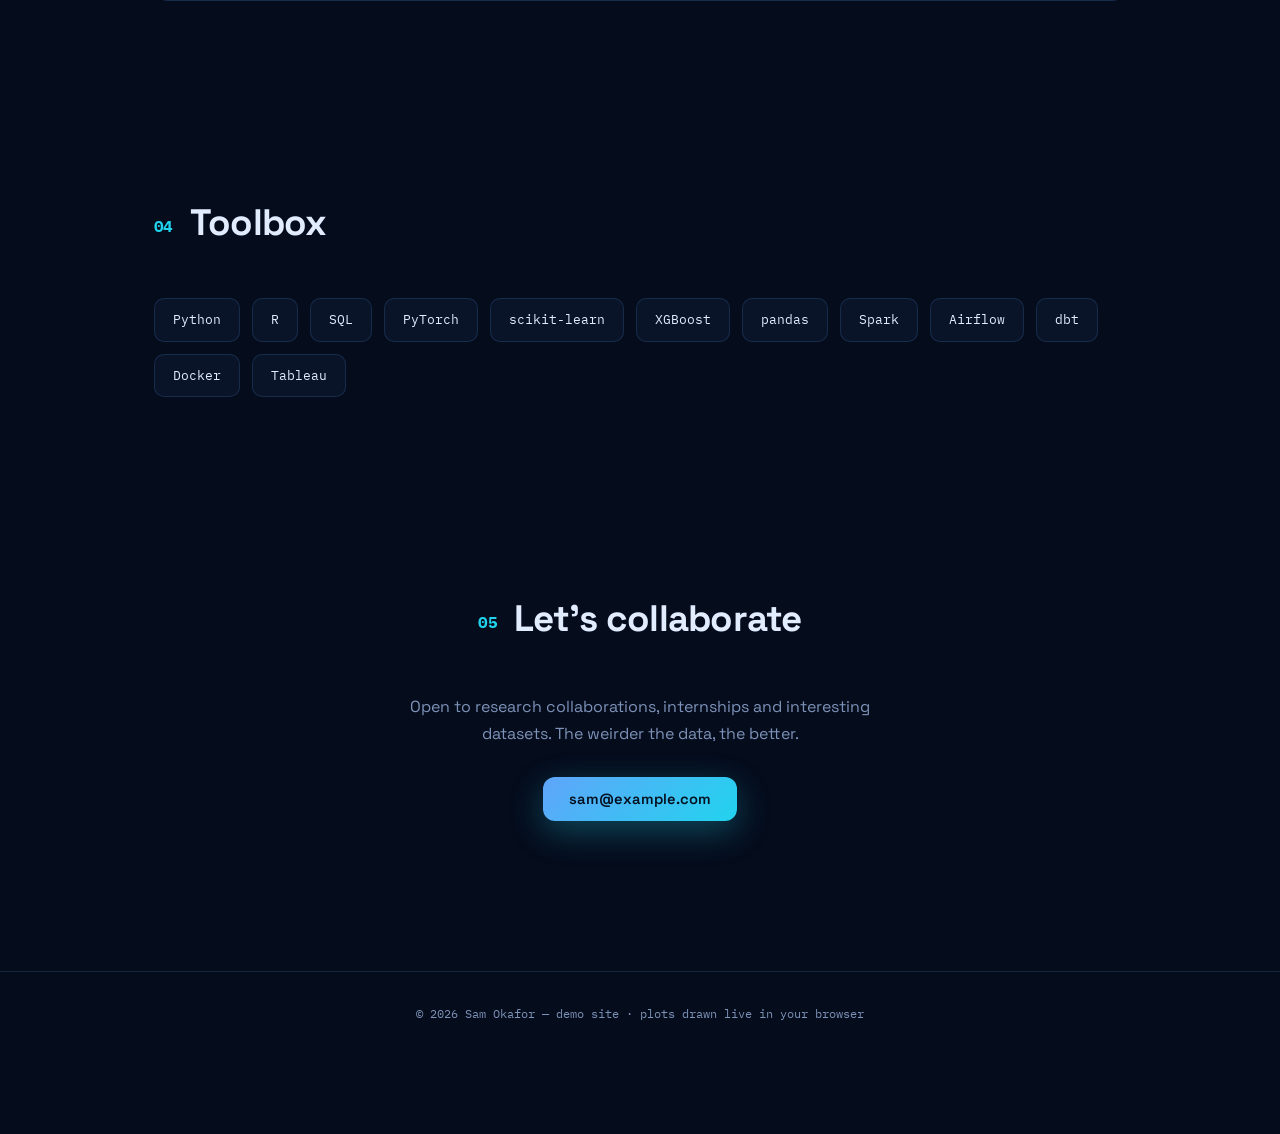
<file: docs/examples/data-scientist/index.html>
<!DOCTYPE html>
<html lang="en">
<head>
<meta charset="UTF-8">
<meta name="viewport" content="width=device-width, initial-scale=1.0">
<title>Sam Okafor — Data Scientist</title>
<meta name="description" content="Example portfolio built by FolioForge: Sam Okafor, data science graduate student.">
<link rel="icon" href="data:image/svg+xml,<svg xmlns='http://www.w3.org/2000/svg' viewBox='0 0 100 100'><text y='.9em' font-size='90'>📊</text></svg>">
<link rel="preconnect" href="https://fonts.googleapis.com">
<link rel="preconnect" href="https://fonts.gstatic.com" crossorigin>
<link href="https://fonts.googleapis.com/css2?family=Space+Grotesk:wght@400;500;600;700&family=IBM+Plex+Mono:wght@400;600&display=swap" rel="stylesheet">
<style>
:root {
  --bg: #050c1c; --panel: #0a1428; --border: rgba(96, 165, 250, 0.16);
  --blue: #60a5fa; --cyan: #22d3ee; --teal: #2dd4bf; --amber: #fbbf24;
  --text: #e2ecff; --muted: #7d92b8;
  --head: "Space Grotesk", sans-serif; --mono: "IBM Plex Mono", monospace;
}
* { margin: 0; padding: 0; box-sizing: border-box; }
html { scroll-behavior: smooth; }
body { background: var(--bg); color: var(--text); font-family: var(--head);
  overflow-x: hidden; line-height: 1.65; }
::selection { background: rgba(34, 211, 238, 0.35); }

#wave { position: fixed; inset: 0; z-index: 0; pointer-events: none; opacity: 0.5; }

.reveal { opacity: 0; transform: translateY(30px); transition: opacity .7s cubic-bezier(.22,1,.36,1), transform .7s cubic-bezier(.22,1,.36,1); }
.reveal.in { opacity: 1; transform: none; }

nav { position: fixed; top: 0; left: 0; right: 0; z-index: 40;
  display: flex; justify-content: space-between; align-items: center;
  padding: 16px 5vw; background: rgba(5, 12, 28, 0.8); backdrop-filter: blur(14px);
  border-bottom: 1px solid var(--border); }
nav .logo { font-family: var(--mono); font-weight: 600; color: var(--cyan);
  text-decoration: none; font-size: 0.95rem; }
nav ul { display: flex; gap: 26px; list-style: none; }
nav a:not(.logo) { color: var(--muted); text-decoration: none; font-size: 0.88rem; transition: color .2s; }
nav a:not(.logo):hover { color: var(--cyan); }

/* ============ hero ============ */
.hero { position: relative; z-index: 1; min-height: 100vh;
  display: flex; flex-direction: column; justify-content: center;
  max-width: 1100px; margin: 0 auto; padding: 130px 5vw 60px; }
.tagline { font-family: var(--mono); color: var(--cyan); font-size: 0.82rem; margin-bottom: 18px; }
.tagline::before { content: "▸ "; }
.hero h1 { font-weight: 700; font-size: clamp(2.3rem, 5.4vw, 4rem);
  line-height: 1.08; letter-spacing: -0.03em; margin-bottom: 22px; }
.hero h1 em { font-style: normal;
  background: linear-gradient(90deg, var(--blue), var(--cyan), var(--teal));
  -webkit-background-clip: text; background-clip: text; color: transparent; }
.hero p { color: var(--muted); max-width: 560px; margin-bottom: 34px; font-size: 1.05rem; }
.btn { display: inline-block; padding: 13px 26px; border-radius: 12px;
  font: 600 0.92rem var(--head); text-decoration: none; transition: all .2s; }
.btn-fill { background: linear-gradient(135deg, var(--blue), var(--cyan)); color: #04101f;
  box-shadow: 0 10px 34px rgba(34, 211, 238, 0.3); }
.btn-fill:hover { transform: translateY(-3px); box-shadow: 0 16px 44px rgba(34, 211, 238, 0.45); }
.btn-ghost { border: 1px solid var(--border); color: var(--text); margin-left: 12px; }
.btn-ghost:hover { border-color: var(--cyan); background: rgba(34, 211, 238, 0.08); }

.hero-stats { display: grid; grid-template-columns: repeat(4, 1fr); gap: 18px; margin-top: 70px; }
.hstat { background: rgba(10, 20, 40, 0.7); border: 1px solid var(--border);
  border-radius: 16px; padding: 22px 20px; backdrop-filter: blur(8px); }
.hstat b { display: block; font-size: 1.9rem; font-weight: 700; letter-spacing: -0.02em;
  background: linear-gradient(90deg, var(--blue), var(--cyan));
  -webkit-background-clip: text; background-clip: text; color: transparent; }
.hstat span { color: var(--muted); font-size: 0.8rem; }

section { position: relative; z-index: 1; max-width: 1100px; margin: 0 auto; padding: 96px 5vw; }
h2.sec { font-weight: 700; font-size: clamp(1.6rem, 3.4vw, 2.3rem);
  letter-spacing: -0.02em; margin-bottom: 44px; }
h2.sec::before { content: attr(data-num) " "; font-family: var(--mono);
  color: var(--cyan); font-size: 1rem; vertical-align: middle; margin-right: 8px; }

/* ============ projects w/ charts ============ */
.proj-grid { display: grid; grid-template-columns: 1fr 1fr; gap: 24px; }
.proj { background: var(--panel); border: 1px solid var(--border); border-radius: 18px;
  padding: 28px; transition: transform .25s, border-color .25s, box-shadow .3s; }
.proj:hover { transform: translateY(-6px); border-color: rgba(34, 211, 238, 0.5);
  box-shadow: 0 24px 60px rgba(0, 0, 0, 0.5); }
.proj h3 { font-size: 1.12rem; margin-bottom: 8px; }
.proj p { color: var(--muted); font-size: 0.9rem; margin-bottom: 18px; }
.proj .viz { height: 130px; margin-bottom: 6px; }
.mono-tags { display: flex; gap: 8px; flex-wrap: wrap; margin-top: 12px; }
.mono-tags span { font-family: var(--mono); font-size: 0.68rem; color: var(--cyan);
  border: 1px solid var(--border); padding: 3px 10px; border-radius: 999px; }

svg .axis { stroke: rgba(255, 255, 255, 0.1); stroke-width: 1; }
svg .lineA { fill: none; stroke: var(--cyan); stroke-width: 2.5; stroke-linecap: round;
  filter: drop-shadow(0 0 6px rgba(34, 211, 238, 0.6)); }
svg .lineB { fill: none; stroke: var(--amber); stroke-width: 2; stroke-dasharray: 5 5; opacity: .8; }
svg .areaA { fill: url(#gradA); opacity: .35; }
.viz.go .lineA, .viz.go .lineB { stroke-dashoffset: 0 !important; }
svg .vbar { fill: url(#gradB); rx: 3; }
.viz .vbar { transform: scaleY(0); transform-origin: bottom; transform-box: fill-box;
  transition: transform 1s cubic-bezier(.22,1,.36,1); }
.viz.go .vbar { transform: scaleY(1); }
svg .donut-bg { fill: none; stroke: rgba(255, 255, 255, 0.08); stroke-width: 12; }
svg .donut-fg { fill: none; stroke: var(--teal); stroke-width: 12; stroke-linecap: round;
  filter: drop-shadow(0 0 8px rgba(45, 212, 191, 0.5)); transition: stroke-dashoffset 1.4s cubic-bezier(.22,1,.36,1); }
svg .scatter circle { fill: var(--blue); opacity: 0; }
.viz.go .scatter circle { animation: pop .5s forwards; }
@keyframes pop { from { opacity: 0; r: 0; } to { opacity: .85; } }
svg text { font-family: var(--mono); font-size: 9px; fill: var(--muted); }

/* ============ timeline ============ */
.timeline { position: relative; padding-left: 34px; max-width: 660px; }
.timeline::before { content: ""; position: absolute; left: 8px; top: 8px; bottom: 8px; width: 2px;
  background: linear-gradient(var(--cyan), transparent); }
.tl { position: relative; padding-bottom: 36px; }
.tl::before { content: ""; position: absolute; left: -32px; top: 6px; width: 13px; height: 13px;
  border-radius: 50%; background: var(--bg); border: 2px solid var(--cyan);
  box-shadow: 0 0 14px rgba(34, 211, 238, 0.7); }
.tl time { font-family: var(--mono); font-size: 0.75rem; color: var(--cyan); }
.tl h3 { margin: 6px 0 4px; font-size: 1.05rem; }
.tl p { color: var(--muted); font-size: 0.9rem; }

/* ============ publications ============ */
.pubs { display: flex; flex-direction: column; gap: 16px; }
.pub { display: flex; gap: 20px; align-items: baseline;
  background: var(--panel); border: 1px solid var(--border); border-radius: 14px;
  padding: 20px 24px; transition: border-color .25s, transform .25s; }
.pub:hover { border-color: rgba(34, 211, 238, 0.5); transform: translateX(8px); }
.pub .year { font-family: var(--mono); color: var(--amber); font-size: 0.8rem; flex-shrink: 0; }
.pub h3 { font-size: 0.98rem; font-weight: 600; }
.pub p { color: var(--muted); font-size: 0.82rem; margin-top: 3px; }

/* ============ toolbox ============ */
.tools { display: flex; flex-wrap: wrap; gap: 12px; }
.tool { font-family: var(--mono); font-size: 0.82rem; color: var(--text);
  background: var(--panel); border: 1px solid var(--border); border-radius: 10px;
  padding: 10px 18px; transition: all .2s; cursor: default; }
.tool:hover { border-color: var(--cyan); color: var(--cyan);
  box-shadow: 0 0 20px rgba(34, 211, 238, 0.2); transform: translateY(-3px); }

/* ============ contact ============ */
.contact { text-align: center; padding-bottom: 150px; }
.contact p { color: var(--muted); max-width: 480px; margin: 0 auto 30px; }

footer { border-top: 1px solid var(--border); text-align: center;
  padding: 32px 5vw 110px; color: var(--muted); font-family: var(--mono); font-size: 0.75rem;
  position: relative; z-index: 1; }

.ff-badge { position: fixed; right: 18px; bottom: 18px; z-index: 50;
  display: inline-flex; align-items: center; gap: 8px;
  background: rgba(5, 6, 15, 0.92); border: 1px solid rgba(124, 58, 237, 0.5);
  color: #e9ebf8; text-decoration: none; font: 600 0.75rem var(--head);
  padding: 9px 15px; border-radius: 999px; backdrop-filter: blur(10px);
  box-shadow: 0 10px 30px rgba(0, 0, 0, 0.5); transition: transform .2s, box-shadow .3s; }
.ff-badge:hover { transform: translateY(-3px); box-shadow: 0 14px 40px rgba(124, 58, 237, 0.4); }
.ff-badge b { background: linear-gradient(135deg, #a78bfa, #22d3ee);
  -webkit-background-clip: text; background-clip: text; color: transparent; }

@media (max-width: 860px) {
  nav ul { display: none; }
  .hero-stats { grid-template-columns: 1fr 1fr; }
  .proj-grid { grid-template-columns: 1fr; }
}
</style>
</head>
<body>
<canvas id="wave" aria-hidden="true"></canvas>

<nav>
  <a class="logo" href="#top">sam_okafor.ipynb</a>
  <ul>
    <li><a href="#projects">Projects</a></li>
    <li><a href="#research">Research</a></li>
    <li><a href="#publications">Publications</a></li>
    <li><a href="#contact">Contact</a></li>
  </ul>
</nav>

<header class="hero" id="top">
  <span class="tagline">data scientist · ML researcher · MSc candidate</span>
  <h1>I turn messy data into<br><em>decisions people trust</em>.</h1>
  <p>I'm Sam — a data science grad student working on interpretable machine learning
     for healthcare. I like models that explain themselves and plots that need no caption.</p>
  <div>
    <a class="btn btn-fill" href="#projects">Explore my work</a>
    <a class="btn btn-ghost" href="#contact">Get in touch</a>
  </div>
  <div class="hero-stats">
    <div class="hstat reveal"><b><span data-count="12">0</span></b><span>research projects</span></div>
    <div class="hstat reveal" data-delay="1"><b><span data-count="4">0</span></b><span>publications</span></div>
    <div class="hstat reveal" data-delay="2"><b><span data-count="98">0</span>%</b><span>best model AUC</span></div>
    <div class="hstat reveal" data-delay="3"><b><span data-count="30">0</span>TB</b><span>data wrangled</span></div>
  </div>
</header>

<section id="projects">
  <h2 class="sec reveal" data-num="01">Projects that shipped</h2>
  <div class="proj-grid">
    <article class="proj reveal">
      <div class="viz">
        <svg viewBox="0 0 300 130" width="100%" height="100%" preserveAspectRatio="none">
          <defs><linearGradient id="gradA" x1="0" y1="0" x2="0" y2="1">
            <stop offset="0" stop-color="#22d3ee"/><stop offset="1" stop-color="transparent"/>
          </linearGradient></defs>
          <line class="axis" x1="0" y1="110" x2="300" y2="110"/>
          <path class="areaA" d="M0,95 C40,90 60,70 90,72 C120,74 140,50 180,45 C220,40 250,28 300,18 L300,110 L0,110 Z"/>
          <path class="lineA" d="M0,95 C40,90 60,70 90,72 C120,74 140,50 180,45 C220,40 250,28 300,18"
                stroke-dasharray="420" stroke-dashoffset="420" style="transition: stroke-dashoffset 1.8s ease;"/>
          <path class="lineB" d="M0,100 C50,98 90,88 140,80 C190,72 240,68 300,60"
                stroke-dasharray="330" stroke-dashoffset="330" style="transition: stroke-dashoffset 1.8s ease .3s;"/>
          <text x="6" y="14">model AUC vs baseline</text>
        </svg>
      </div>
      <h3>Sepsis early-warning model</h3>
      <p>Gradient-boosted survival model predicting sepsis onset 6h earlier than the clinical baseline, deployed in a hospital pilot.</p>
      <div class="mono-tags"><span>XGBoost</span><span>SHAP</span><span>survival analysis</span></div>
    </article>

    <article class="proj reveal" data-delay="1">
      <div class="viz">
        <svg viewBox="0 0 300 130" width="100%" height="100%" preserveAspectRatio="none">
          <defs><linearGradient id="gradB" x1="0" y1="1" x2="0" y2="0">
            <stop offset="0" stop-color="#1d4ed8"/><stop offset="1" stop-color="#22d3ee"/>
          </linearGradient></defs>
          <line class="axis" x1="0" y1="110" x2="300" y2="110"/>
          <rect class="vbar" x="20"  y="70" width="26" height="40" style="transition-delay:.05s"/>
          <rect class="vbar" x="60"  y="55" width="26" height="55" style="transition-delay:.15s"/>
          <rect class="vbar" x="100" y="62" width="26" height="48" style="transition-delay:.25s"/>
          <rect class="vbar" x="140" y="38" width="26" height="72" style="transition-delay:.35s"/>
          <rect class="vbar" x="180" y="45" width="26" height="65" style="transition-delay:.45s"/>
          <rect class="vbar" x="220" y="22" width="26" height="88" style="transition-delay:.55s"/>
          <rect class="vbar" x="260" y="30" width="26" height="80" style="transition-delay:.65s"/>
          <text x="6" y="14">weekly active users after launch</text>
        </svg>
      </div>
      <h3>Campus energy dashboard</h3>
      <p>Live dashboard forecasting energy use across 40 university buildings; saved an estimated 8% on heating costs.</p>
      <div class="mono-tags"><span>Prophet</span><span>Airflow</span><span>Grafana</span></div>
    </article>

    <article class="proj reveal">
      <div class="viz" style="display:flex;align-items:center;gap:22px;">
        <svg viewBox="0 0 130 130" width="120" height="120">
          <circle class="donut-bg" cx="65" cy="65" r="48"/>
          <circle class="donut-fg" cx="65" cy="65" r="48" transform="rotate(-90 65 65)"
                  stroke-dasharray="301.6" stroke-dashoffset="301.6" data-target="45.2"/>
          <text x="65" y="62" text-anchor="middle" style="font-size:20px;fill:#e2ecff;font-weight:600;" class="donut-label">0%</text>
          <text x="65" y="80" text-anchor="middle">accuracy gain</text>
        </svg>
        <p style="color:var(--muted);font-size:.82rem;flex:1;">Fine-tuned compact language models for medical triage notes — 85% smaller, same accuracy.</p>
      </div>
      <h3>TriageLM</h3>
      <p>Distilled clinical language model for triage classification, running on-prem for privacy.</p>
      <div class="mono-tags"><span>PyTorch</span><span>distillation</span><span>NLP</span></div>
    </article>

    <article class="proj reveal" data-delay="1">
      <div class="viz">
        <svg viewBox="0 0 300 130" width="100%" height="100%" preserveAspectRatio="none">
          <line class="axis" x1="0" y1="110" x2="300" y2="110"/>
          <line class="axis" x1="20" y1="0" x2="20" y2="110"/>
          <g class="scatter">
            <circle cx="45" cy="88" r="5" style="animation-delay:.05s"/><circle cx="70" cy="70" r="4" style="animation-delay:.12s"/>
            <circle cx="95" cy="78" r="6" style="animation-delay:.19s"/><circle cx="120" cy="58" r="4" style="animation-delay:.26s"/>
            <circle cx="150" cy="62" r="7" style="animation-delay:.33s"/><circle cx="175" cy="44" r="5" style="animation-delay:.40s"/>
            <circle cx="205" cy="50" r="4" style="animation-delay:.47s"/><circle cx="230" cy="32" r="6" style="animation-delay:.54s"/>
            <circle cx="258" cy="38" r="5" style="animation-delay:.61s"/><circle cx="282" cy="22" r="7" style="animation-delay:.68s"/>
          </g>
          <text x="26" y="14">bike demand vs temperature</text>
        </svg>
      </div>
      <h3>City bike-share rebalancing</h3>
      <p>Demand forecasting + optimization that cut "no bikes available" complaints by a third in simulation.</p>
      <div class="mono-tags"><span>scikit-learn</span><span>OR-Tools</span><span>GeoPandas</span></div>
    </article>
  </div>
</section>

<section id="research">
  <h2 class="sec reveal" data-num="02">Research journey</h2>
  <div class="timeline">
    <div class="tl reveal">
      <time>2025 — now</time>
      <h3>MSc Data Science · thesis on interpretable ML</h3>
      <p>Building faithfulness metrics for post-hoc explanations in clinical models.</p>
    </div>
    <div class="tl reveal">
      <time>2024</time>
      <h3>Research intern · National Health Data Lab</h3>
      <p>Federated learning pipelines across six hospitals without moving a single patient record.</p>
    </div>
    <div class="tl reveal">
      <time>2022 — 2024</time>
      <h3>BSc Statistics · first-class honours</h3>
      <p>Thesis: Bayesian hierarchical models for small-area disease mapping.</p>
    </div>
  </div>
</section>

<section id="publications">
  <h2 class="sec reveal" data-num="03">Publications</h2>
  <div class="pubs">
    <a class="pub reveal" href="#">
      <span class="year">2026</span>
      <div><h3>Do explanations help clinicians? A randomized study of SHAP in triage</h3>
      <p>Okafor S., et al. — under review</p></div>
    </a>
    <a class="pub reveal" href="#">
      <span class="year">2025</span>
      <div><h3>FedTriage: privacy-preserving triage models across hospital silos</h3>
      <p>Okafor S., Lindqvist A. — ML4H Workshop, NeurIPS</p></div>
    </a>
    <a class="pub reveal" href="#">
      <span class="year">2025</span>
      <div><h3>Calibration drift in deployed clinical models: a 12-month audit</h3>
      <p>Okafor S., et al. — JAMIA Open</p></div>
    </a>
    <a class="pub reveal" href="#">
      <span class="year">2024</span>
      <div><h3>Bayesian small-area estimation of respiratory disease burden</h3>
      <p>Okafor S. — undergraduate thesis, awarded department prize</p></div>
    </a>
  </div>
</section>

<section id="toolbox">
  <h2 class="sec reveal" data-num="04">Toolbox</h2>
  <div class="tools reveal">
    <span class="tool">Python</span><span class="tool">R</span><span class="tool">SQL</span>
    <span class="tool">PyTorch</span><span class="tool">scikit-learn</span><span class="tool">XGBoost</span>
    <span class="tool">pandas</span><span class="tool">Spark</span><span class="tool">Airflow</span>
    <span class="tool">dbt</span><span class="tool">Docker</span><span class="tool">Tableau</span>
  </div>
</section>

<section id="contact" class="contact">
  <h2 class="sec reveal" data-num="05" style="text-align:center;">Let's collaborate</h2>
  <p class="reveal">Open to research collaborations, internships and interesting datasets.
     The weirder the data, the better.</p>
  <a class="btn btn-fill reveal" href="mailto:sam@example.com">sam@example.com</a>
</section>

<footer>© 2026 Sam Okafor — demo site · plots drawn live in your browser</footer>

<a class="ff-badge" href="../../" title="Get your own portfolio">⚡ Built with <b>FolioForge</b> — get yours from $5/mo</a>

<script>
(() => {
  // reveal
  const io = new IntersectionObserver((es) => {
    es.forEach((e) => { if (e.isIntersecting) { e.target.classList.add("in"); io.unobserve(e.target); } });
  }, { threshold: 0.15 });
  document.querySelectorAll(".reveal").forEach((el) => io.observe(el));

  // charts animate when visible
  const vio = new IntersectionObserver((es) => {
    es.forEach((e) => {
      if (!e.isIntersecting) return;
      vio.unobserve(e.target);
      e.target.classList.add("go");
      // line charts
      e.target.querySelectorAll(".lineA, .lineB").forEach((p) => (p.style.strokeDashoffset = "0"));
      // donut
      const donut = e.target.querySelector(".donut-fg");
      if (donut) {
        const pct = parseFloat(donut.dataset.target);
        const c = 2 * Math.PI * 48;
        donut.style.strokeDashoffset = c * (1 - pct / 100);
        const label = e.target.querySelector(".donut-label");
        const start = performance.now();
        const tick = (t) => {
          const p = Math.min((t - start) / 1400, 1);
          label.textContent = (pct * (1 - Math.pow(1 - p, 3))).toFixed(0) + "%";
          if (p < 1) requestAnimationFrame(tick);
        };
        requestAnimationFrame(tick);
      }
    });
  }, { threshold: 0.4 });
  document.querySelectorAll(".viz").forEach((el) => vio.observe(el));

  // counters
  const cio = new IntersectionObserver((es) => {
    es.forEach((e) => {
      if (!e.isIntersecting) return;
      cio.unobserve(e.target);
      const el = e.target, target = parseInt(el.dataset.count, 10), start = performance.now();
      const tick = (t) => {
        const p = Math.min((t - start) / 1300, 1);
        el.textContent = Math.round(target * (1 - Math.pow(1 - p, 3)));
        if (p < 1) requestAnimationFrame(tick);
      };
      requestAnimationFrame(tick);
    });
  }, { threshold: 0.6 });
  document.querySelectorAll("[data-count]").forEach((el) => cio.observe(el));

  // background wave canvas
  const canvas = document.getElementById("wave");
  if (canvas) {
    const ctx = canvas.getContext("2d");
    let w, h;
    const resize = () => { w = canvas.width = innerWidth; h = canvas.height = innerHeight; };
    resize();
    addEventListener("resize", resize);
    const waves = [
      { amp: 26, freq: 0.008, speed: 0.012, y: 0.75, color: "rgba(96, 165, 250, 0.10)" },
      { amp: 34, freq: 0.006, speed: 0.008, y: 0.82, color: "rgba(34, 211, 238, 0.08)" },
      { amp: 20, freq: 0.011, speed: 0.016, y: 0.7,  color: "rgba(45, 212, 191, 0.07)" },
    ];
    let t = 0;
    const draw = () => {
      ctx.clearRect(0, 0, w, h);
      for (const wv of waves) {
        ctx.beginPath();
        ctx.moveTo(0, h);
        for (let x = 0; x <= w; x += 6) {
          ctx.lineTo(x, h * wv.y + Math.sin(x * wv.freq + t * wv.speed * 60) * wv.amp);
        }
        ctx.lineTo(w, h);
        ctx.closePath();
        ctx.fillStyle = wv.color;
        ctx.fill();
      }
      t += 0.016;
      requestAnimationFrame(draw);
    };
    draw();
  }
})();
</script>
</body>
</html>
</file>
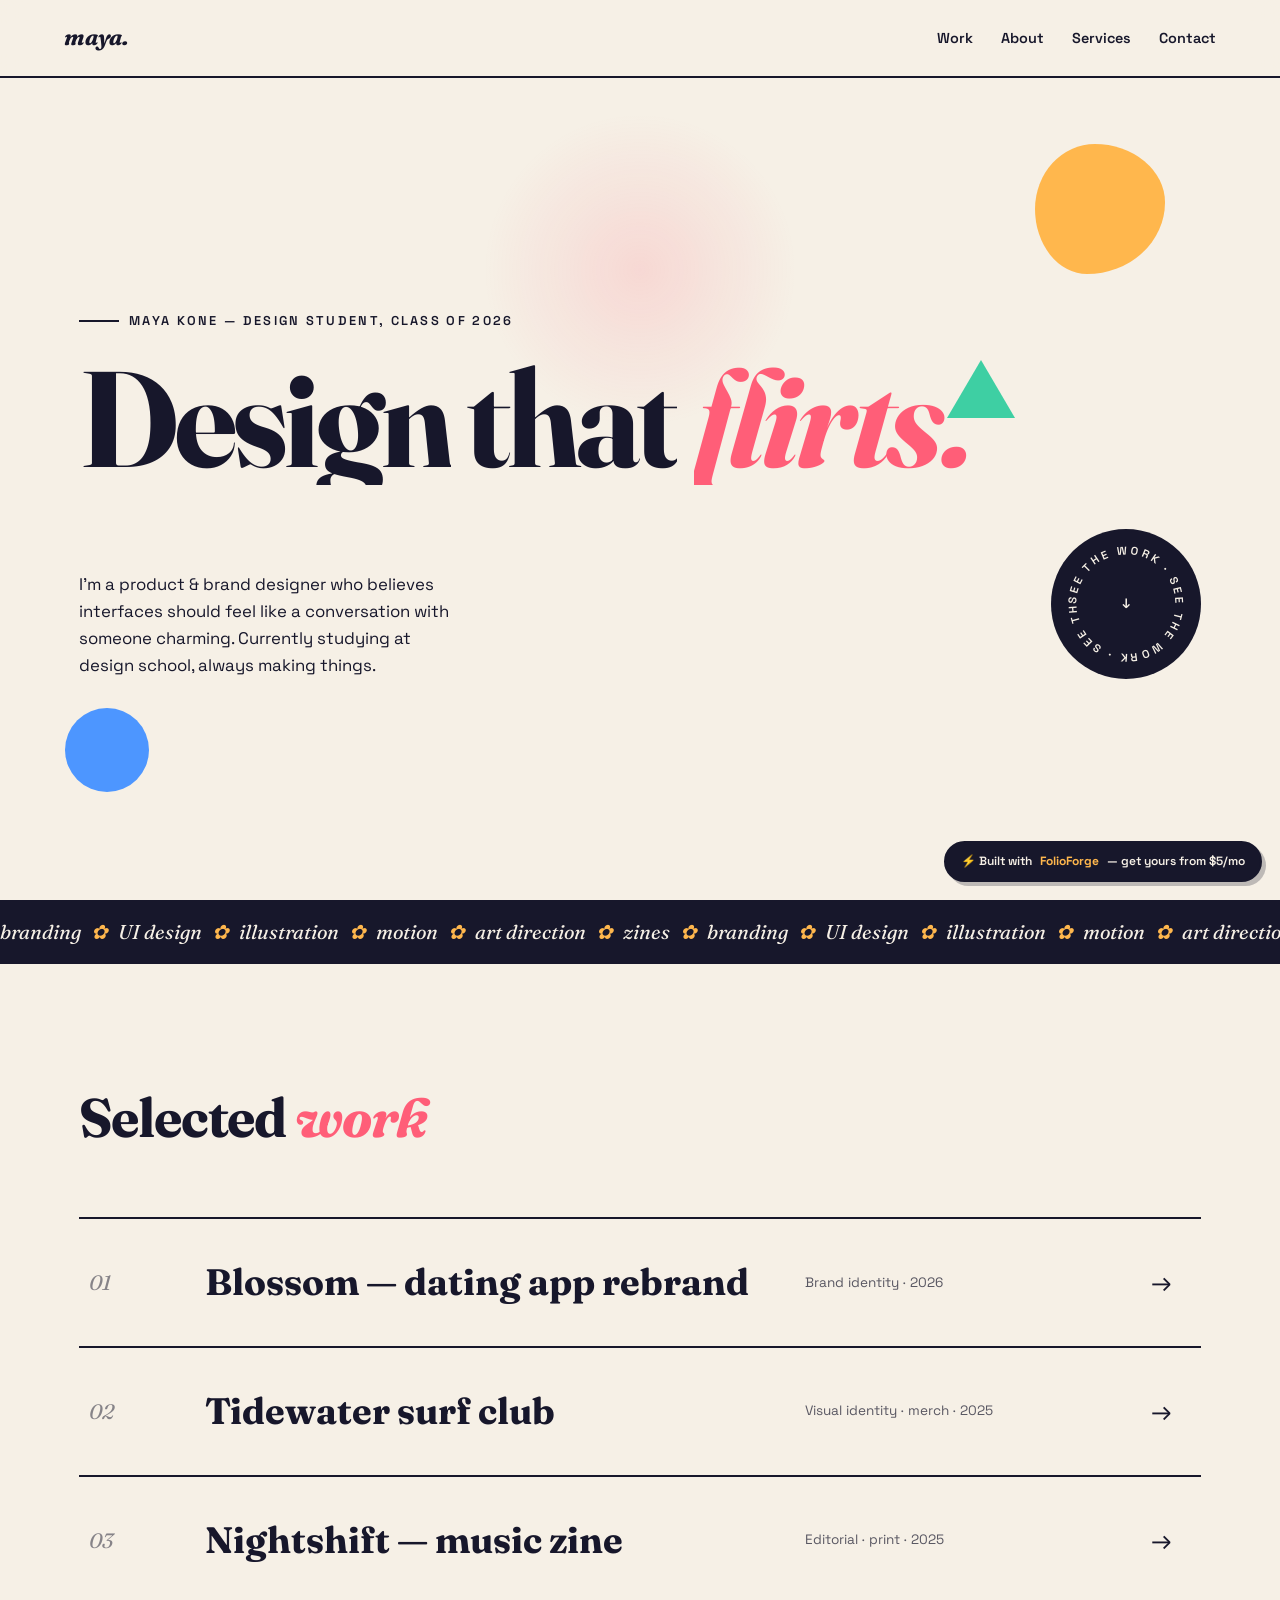
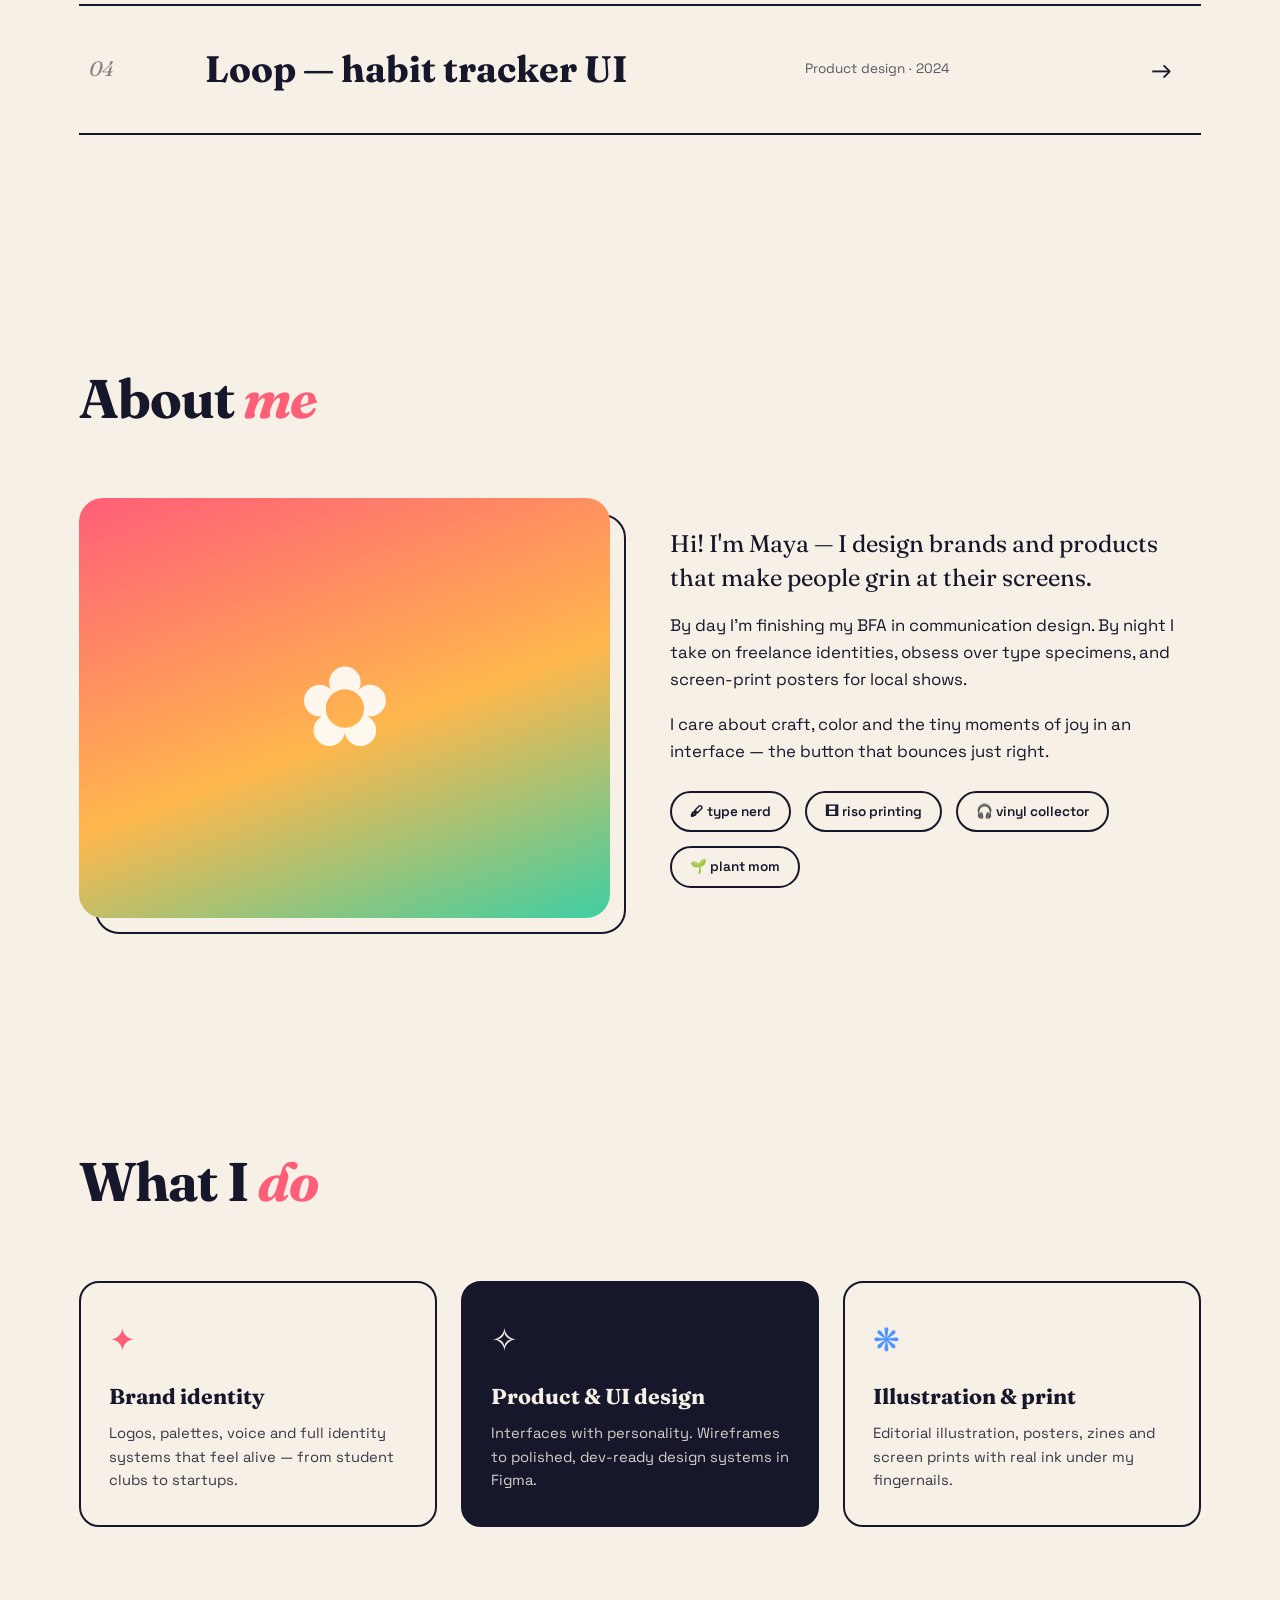
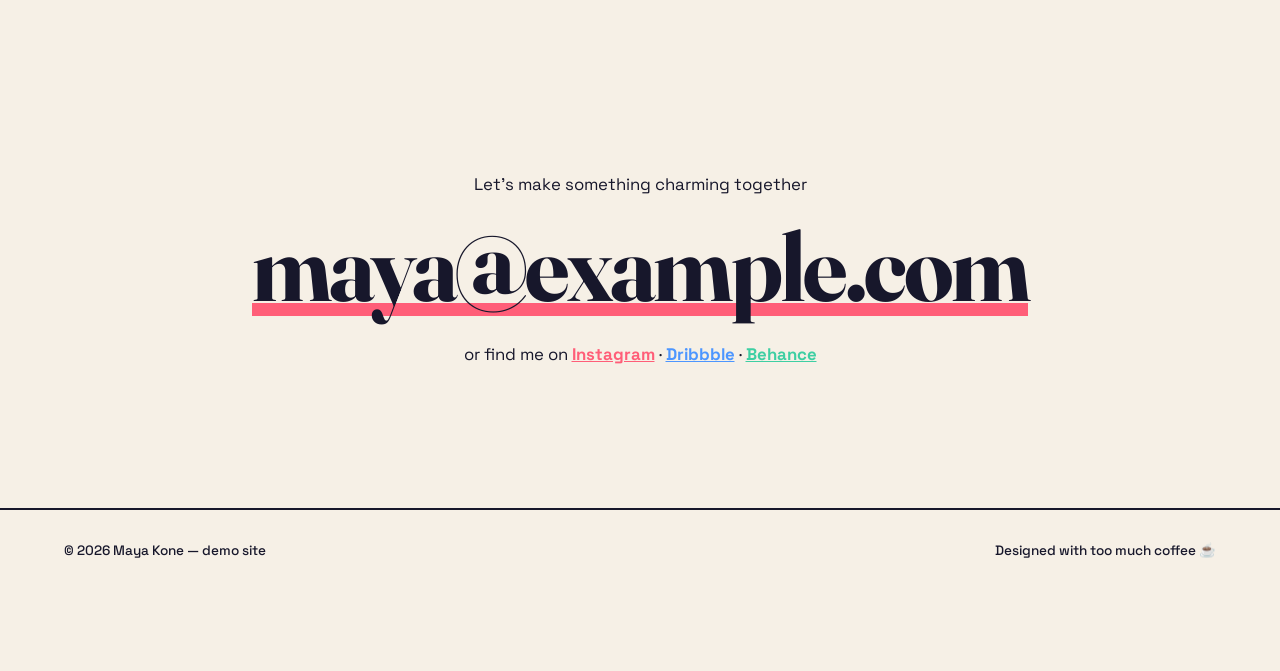
<file: docs/examples/designer/index.html>
<!DOCTYPE html>
<html lang="en">
<head>
<meta charset="UTF-8">
<meta name="viewport" content="width=device-width, initial-scale=1.0">
<title>Maya Kone — Product & Brand Designer</title>
<meta name="description" content="Example portfolio built by FolioForge: Maya Kone, product and brand design student.">
<link rel="icon" href="data:image/svg+xml,<svg xmlns='http://www.w3.org/2000/svg' viewBox='0 0 100 100'><text y='.9em' font-size='90'>🎨</text></svg>">
<link rel="preconnect" href="https://fonts.googleapis.com">
<link rel="preconnect" href="https://fonts.gstatic.com" crossorigin>
<link href="https://fonts.googleapis.com/css2?family=Fraunces:ital,opsz,wght@0,9..144,500;0,9..144,700;1,9..144,500&family=Space+Grotesk:wght@400;500;600;700&display=swap" rel="stylesheet">
<style>
:root {
  --cream: #f6f0e6; --ink: #17172b; --coral: #ff5e78; --blue: #4d96ff;
  --yellow: #ffb74d; --mint: #3ecfa3;
  --serif: "Fraunces", serif; --sans: "Space Grotesk", sans-serif;
}
* { margin: 0; padding: 0; box-sizing: border-box; }
html { scroll-behavior: smooth; }
body { background: var(--cream); color: var(--ink); font-family: var(--sans);
  overflow-x: hidden; line-height: 1.6; }
::selection { background: var(--yellow); }

.blob-cursor { position: fixed; width: 340px; height: 340px; border-radius: 50%;
  background: radial-gradient(circle, rgba(255, 94, 120, 0.16), transparent 65%);
  pointer-events: none; z-index: 0; transform: translate(-50%, -50%);
  left: 50vw; top: 30vh; transition: left .5s cubic-bezier(.2,1,.3,1), top .5s cubic-bezier(.2,1,.3,1); }

.reveal { opacity: 0; transform: translateY(34px); transition: opacity .8s cubic-bezier(.22,1,.36,1), transform .8s cubic-bezier(.22,1,.36,1); }
.reveal.in { opacity: 1; transform: none; }

nav { position: fixed; top: 0; left: 0; right: 0; z-index: 40;
  display: flex; justify-content: space-between; align-items: center;
  padding: 20px 5vw; mix-blend-mode: normal;
  background: rgba(246, 240, 230, 0.85); backdrop-filter: blur(12px);
  border-bottom: 2px solid var(--ink); }
nav .logo { font-family: var(--serif); font-style: italic; font-weight: 700;
  font-size: 1.4rem; color: var(--ink); text-decoration: none; }
nav ul { display: flex; gap: 28px; list-style: none; }
nav a:not(.logo) { color: var(--ink); text-decoration: none; font-weight: 600;
  font-size: 0.9rem; position: relative; }
nav a:not(.logo)::after { content: ""; position: absolute; left: 0; bottom: -4px;
  width: 0; height: 2px; background: var(--coral); transition: width .25s; }
nav a:not(.logo):hover::after { width: 100%; }

/* ============ hero ============ */
.hero { position: relative; z-index: 1; min-height: 100vh;
  display: flex; flex-direction: column; justify-content: center;
  padding: 130px 5vw 40px; max-width: 1250px; margin: 0 auto; width: 100%; }
.hero .hello { font-weight: 600; letter-spacing: 0.18em; text-transform: uppercase;
  font-size: 0.8rem; margin-bottom: 20px; display: inline-flex; align-items: center; gap: 10px; }
.hero .hello::before { content: ""; width: 40px; height: 2px; background: var(--ink); display: inline-block; }
h1.giant { font-family: var(--serif); font-weight: 700;
  font-size: clamp(3.2rem, 11vw, 8.5rem); line-height: 0.98; letter-spacing: -0.03em; }
h1.giant .word { display: inline-block; overflow: hidden; vertical-align: bottom; }
h1.giant .word span { display: inline-block; transform: translateY(110%);
  animation: rise .9s cubic-bezier(.22,1,.36,1) forwards; }
h1.giant .word:nth-child(2) span { animation-delay: .12s; }
h1.giant .word:nth-child(3) span { animation-delay: .24s; color: var(--coral); font-style: italic; }
@keyframes rise { to { transform: none; } }
.hero-row { display: flex; justify-content: space-between; align-items: flex-end;
  gap: 40px; margin-top: 44px; flex-wrap: wrap; }
.hero-row p { max-width: 380px; font-size: 1.05rem; }
.hero-row .roll { flex-shrink: 0; }

.btn-round { position: relative; display: grid; place-items: center;
  width: 150px; height: 150px; border-radius: 50%; background: var(--ink); color: var(--cream);
  text-decoration: none; font-weight: 600; font-size: 0.85rem; text-align: center;
  transition: transform .3s, background .3s; overflow: hidden; }
.btn-round:hover { transform: scale(1.08) rotate(-6deg); background: var(--coral); }
.btn-round svg { position: absolute; inset: 8px; animation: spin 14s linear infinite; }
.btn-round svg text { fill: var(--cream); font-size: 8.4px; letter-spacing: 2.2px; font-family: var(--sans); }
@keyframes spin { to { transform: rotate(360deg); } }

.shape { position: absolute; z-index: 0; pointer-events: none; }
.shape.s1 { top: 16%; right: 8%; width: 130px; height: 130px; background: var(--yellow);
  border-radius: 46% 54% 60% 40%/50% 45% 55% 50%; animation: morph 8s ease-in-out infinite alternate; }
.shape.s2 { bottom: 12%; left: 4%; width: 84px; height: 84px; background: var(--blue);
  border-radius: 50%; animation: bob 5s ease-in-out infinite alternate; }
.shape.s3 { top: 40%; right: 20%; width: 0; height: 0;
  border-left: 34px solid transparent; border-right: 34px solid transparent;
  border-bottom: 58px solid var(--mint); animation: bob 6s ease-in-out infinite alternate-reverse; }
@keyframes morph { to { border-radius: 55% 45% 42% 58%/48% 60% 40% 52%; transform: rotate(30deg); } }
@keyframes bob { to { transform: translateY(-24px); } }

/* marquee */
.marquee { border-top: 2px solid var(--ink); border-bottom: 2px solid var(--ink);
  background: var(--ink); color: var(--cream); overflow: hidden; padding: 14px 0; }
.marquee .track { display: flex; width: max-content; white-space: nowrap;
  animation: slide 26s linear infinite;
  font-family: var(--serif); font-style: italic; font-size: 1.25rem; }
@keyframes slide { to { transform: translateX(-50%); } }
.marquee em { color: var(--yellow); padding: 0 6px; }

/* ============ work ============ */
section { position: relative; z-index: 1; max-width: 1250px; margin: 0 auto; padding: 110px 5vw; }
.sec-title { font-family: var(--serif); font-weight: 700;
  font-size: clamp(2rem, 5vw, 3.4rem); letter-spacing: -0.02em; margin-bottom: 56px; }
.sec-title em { font-style: italic; color: var(--coral); }

.work { display: flex; flex-direction: column; }
.work-row { display: grid; grid-template-columns: 90px 1fr 320px 40px; gap: 26px; align-items: center;
  padding: 34px 10px; border-top: 2px solid var(--ink); text-decoration: none; color: var(--ink);
  position: relative; transition: background .25s, padding-left .3s; }
.work-row:last-child { border-bottom: 2px solid var(--ink); }
.work-row:hover { background: rgba(23, 23, 43, 0.04); padding-left: 26px; }
.work-row .idx { font-family: var(--serif); font-style: italic; font-size: 1.3rem; opacity: .5; }
.work-row h3 { font-family: var(--serif); font-weight: 700; font-size: clamp(1.4rem, 3.4vw, 2.3rem); }
.work-row .meta { font-size: 0.85rem; opacity: .7; }
.work-row .arrow { font-size: 1.6rem; transition: transform .3s; }
.work-row:hover .arrow { transform: translateX(10px) rotate(-45deg); }
.work-row .peek { position: absolute; right: 12%; top: 50%; width: 210px; height: 140px;
  border-radius: 14px; transform: translateY(-50%) scale(0) rotate(-6deg);
  transition: transform .35s cubic-bezier(.22,1,.36,1); pointer-events: none; z-index: 2;
  box-shadow: 0 24px 50px rgba(23, 23, 43, 0.3); }
.work-row:hover .peek { transform: translateY(-50%) scale(1) rotate(3deg); }
.peek.p1 { background: linear-gradient(135deg, var(--coral), var(--yellow)); }
.peek.p2 { background: linear-gradient(135deg, var(--blue), var(--mint)); }
.peek.p3 { background: repeating-linear-gradient(45deg, var(--ink), var(--ink) 12px, var(--yellow) 12px, var(--yellow) 24px); }
.peek.p4 { background: radial-gradient(circle at 30% 30%, var(--mint), var(--blue)); }

/* ============ about ============ */
.about-grid { display: grid; grid-template-columns: 1fr 1fr; gap: 60px; align-items: center; }
.about-photo { position: relative; height: 420px; }
.about-photo .frame { position: absolute; inset: 0; border-radius: 24px;
  background: linear-gradient(160deg, var(--coral) 0%, var(--yellow) 55%, var(--mint) 100%);
  display: grid; place-items: center; font-size: 6rem;
  animation: morph 9s ease-in-out infinite alternate; overflow: hidden; }
.about-photo .frame::after { content: "✿"; color: rgba(255, 255, 255, 0.9);
  font-size: 7rem; animation: spin 18s linear infinite; }
.about-photo .frame-back { position: absolute; inset: 0; border-radius: 24px;
  border: 2px solid var(--ink); transform: translate(16px, 16px); z-index: -1; }
.about-copy p { margin-bottom: 18px; font-size: 1.05rem; }
.about-copy .big { font-family: var(--serif); font-size: 1.5rem; line-height: 1.4; }
.fun-facts { display: flex; gap: 14px; flex-wrap: wrap; margin-top: 26px; }
.fun-facts span { border: 2px solid var(--ink); border-radius: 999px; padding: 8px 18px;
  font-weight: 600; font-size: 0.85rem; transition: all .2s; cursor: default; }
.fun-facts span:hover { background: var(--ink); color: var(--cream); transform: rotate(-2deg); }

/* ============ services ============ */
.svc-grid { display: grid; grid-template-columns: repeat(3, 1fr); gap: 24px; }
.svc { border: 2px solid var(--ink); border-radius: 20px; padding: 32px 28px;
  background: var(--cream); transition: transform .25s, box-shadow .25s; }
.svc:hover { transform: translate(-5px, -5px); box-shadow: 8px 8px 0 var(--ink); }
.svc .ico { font-size: 2rem; }
.svc h3 { font-family: var(--serif); font-size: 1.35rem; margin: 14px 0 8px; }
.svc p { font-size: 0.92rem; opacity: .85; }
.svc:nth-child(1) .ico { color: var(--coral); }
.svc:nth-child(2) { background: var(--ink); color: var(--cream); }
.svc:nth-child(3) .ico { color: var(--blue); }

/* ============ contact ============ */
.contact { text-align: center; padding-bottom: 140px; }
.contact h2 { font-family: var(--serif); font-weight: 700;
  font-size: clamp(2.6rem, 8vw, 6rem); letter-spacing: -0.03em; line-height: 1.05; }
.contact h2 a { color: var(--ink); text-decoration: none;
  background-image: linear-gradient(var(--coral), var(--coral));
  background-repeat: no-repeat; background-size: 100% 0.14em; background-position: 0 92%;
  transition: background-size .35s; }
.contact h2 a:hover { background-size: 100% 88%; color: var(--cream); }
.contact p { margin-top: 24px; font-size: 1.05rem; }

footer { border-top: 2px solid var(--ink); padding: 30px 5vw 110px;
  display: flex; justify-content: space-between; flex-wrap: wrap; gap: 12px;
  font-size: 0.85rem; font-weight: 500; }

.ff-badge { position: fixed; right: 18px; bottom: 18px; z-index: 50;
  display: inline-flex; align-items: center; gap: 8px;
  background: var(--ink); border: 2px solid var(--ink);
  color: var(--cream); text-decoration: none; font-weight: 600; font-size: 0.75rem;
  padding: 9px 15px; border-radius: 999px;
  box-shadow: 4px 4px 0 rgba(23, 23, 43, 0.25); transition: transform .2s; }
.ff-badge:hover { transform: translate(-2px, -4px); }
.ff-badge b { color: var(--yellow); }

@media (max-width: 860px) {
  nav ul { display: none; }
  .about-grid { grid-template-columns: 1fr; }
  .svc-grid { grid-template-columns: 1fr; }
  .work-row { grid-template-columns: 44px 1fr 30px; }
  .work-row .meta, .work-row .peek { display: none; }
  .shape { display: none; }
  .blob-cursor { display: none; }
}
</style>
</head>
<body>
<div class="blob-cursor" aria-hidden="true"></div>

<nav>
  <a class="logo" href="#top">maya.</a>
  <ul>
    <li><a href="#work">Work</a></li>
    <li><a href="#about">About</a></li>
    <li><a href="#services">Services</a></li>
    <li><a href="#contact">Contact</a></li>
  </ul>
</nav>

<header class="hero" id="top">
  <div class="shape s1" aria-hidden="true"></div>
  <div class="shape s2" aria-hidden="true"></div>
  <div class="shape s3" aria-hidden="true"></div>
  <span class="hello">Maya Kone — design student, class of 2026</span>
  <h1 class="giant">
    <span class="word"><span>Design</span></span>
    <span class="word"><span>that</span></span>
    <span class="word"><span>flirts.</span></span>
  </h1>
  <div class="hero-row">
    <p>I'm a product &amp; brand designer who believes interfaces should feel like a
       conversation with someone charming. Currently studying at design school, always making things.</p>
    <div class="roll">
      <a class="btn-round" href="#work" aria-label="See my work">
        <svg viewBox="0 0 100 100" aria-hidden="true">
          <defs><path id="circ" d="M 50,50 m -37,0 a 37,37 0 1,1 74,0 a 37,37 0 1,1 -74,0"/></defs>
          <text><textPath href="#circ">SEE THE WORK · SEE THE WORK · SEE THE WORK ·</textPath></text>
        </svg>
        ↓
      </a>
    </div>
  </div>
</header>

<div class="marquee" aria-hidden="true">
  <div class="track">
    <span>branding <em>✿</em> UI design <em>✿</em> illustration <em>✿</em> motion <em>✿</em> art direction <em>✿</em> zines <em>✿</em>&nbsp;</span>
    <span>branding <em>✿</em> UI design <em>✿</em> illustration <em>✿</em> motion <em>✿</em> art direction <em>✿</em> zines <em>✿</em>&nbsp;</span>
  </div>
</div>

<section id="work">
  <h2 class="sec-title reveal">Selected <em>work</em></h2>
  <div class="work">
    <a class="work-row reveal" href="#">
      <span class="idx">01</span>
      <h3>Blossom — dating app rebrand</h3>
      <span class="meta">Brand identity · 2026</span>
      <span class="arrow">→</span>
      <span class="peek p1"></span>
    </a>
    <a class="work-row reveal" href="#">
      <span class="idx">02</span>
      <h3>Tidewater surf club</h3>
      <span class="meta">Visual identity · merch · 2025</span>
      <span class="arrow">→</span>
      <span class="peek p2"></span>
    </a>
    <a class="work-row reveal" href="#">
      <span class="idx">03</span>
      <h3>Nightshift — music zine</h3>
      <span class="meta">Editorial · print · 2025</span>
      <span class="arrow">→</span>
      <span class="peek p3"></span>
    </a>
    <a class="work-row reveal" href="#">
      <span class="idx">04</span>
      <h3>Loop — habit tracker UI</h3>
      <span class="meta">Product design · 2024</span>
      <span class="arrow">→</span>
      <span class="peek p4"></span>
    </a>
  </div>
</section>

<section id="about">
  <h2 class="sec-title reveal">About <em>me</em></h2>
  <div class="about-grid">
    <div class="about-photo reveal">
      <div class="frame-back"></div>
      <div class="frame"></div>
    </div>
    <div class="about-copy reveal">
      <p class="big">Hi! I'm Maya — I design brands and products that make people
         grin at their screens.</p>
      <p>By day I'm finishing my BFA in communication design. By night I take on
         freelance identities, obsess over type specimens, and screen-print posters
         for local shows.</p>
      <p>I care about craft, color and the tiny moments of joy in an interface —
         the button that bounces just right.</p>
      <div class="fun-facts">
        <span>🖋 type nerd</span><span>🎞 riso printing</span><span>🎧 vinyl collector</span><span>🌱 plant mom</span>
      </div>
    </div>
  </div>
</section>

<section id="services">
  <h2 class="sec-title reveal">What I <em>do</em></h2>
  <div class="svc-grid">
    <div class="svc reveal">
      <span class="ico">✦</span>
      <h3>Brand identity</h3>
      <p>Logos, palettes, voice and full identity systems that feel alive — from student clubs to startups.</p>
    </div>
    <div class="svc reveal">
      <span class="ico">✧</span>
      <h3>Product &amp; UI design</h3>
      <p>Interfaces with personality. Wireframes to polished, dev-ready design systems in Figma.</p>
    </div>
    <div class="svc reveal">
      <span class="ico">❋</span>
      <h3>Illustration &amp; print</h3>
      <p>Editorial illustration, posters, zines and screen prints with real ink under my fingernails.</p>
    </div>
  </div>
</section>

<section id="contact" class="contact">
  <p class="reveal" style="margin-bottom:18px;">Let's make something charming together</p>
  <h2 class="reveal"><a href="mailto:maya@example.com">maya@example.com</a></h2>
  <p class="reveal">or find me on <a href="#" style="font-weight:700;color:var(--coral);">Instagram</a> ·
     <a href="#" style="font-weight:700;color:var(--blue);">Dribbble</a> ·
     <a href="#" style="font-weight:700;color:var(--mint);">Behance</a></p>
</section>

<footer>
  <span>© 2026 Maya Kone — demo site</span>
  <span>Designed with too much coffee ☕</span>
</footer>

<a class="ff-badge" href="../../" title="Get your own portfolio">⚡ Built with <b>FolioForge</b> — get yours from $5/mo</a>

<script>
(() => {
  const io = new IntersectionObserver((es) => {
    es.forEach((e) => { if (e.isIntersecting) { e.target.classList.add("in"); io.unobserve(e.target); } });
  }, { threshold: 0.15 });
  document.querySelectorAll(".reveal").forEach((el) => io.observe(el));

  const blob = document.querySelector(".blob-cursor");
  if (blob && window.matchMedia("(pointer: fine)").matches) {
    window.addEventListener("mousemove", (e) => {
      blob.style.left = e.clientX + "px";
      blob.style.top = e.clientY + "px";
    }, { passive: true });
  }
})();
</script>
</body>
</html>
</file>
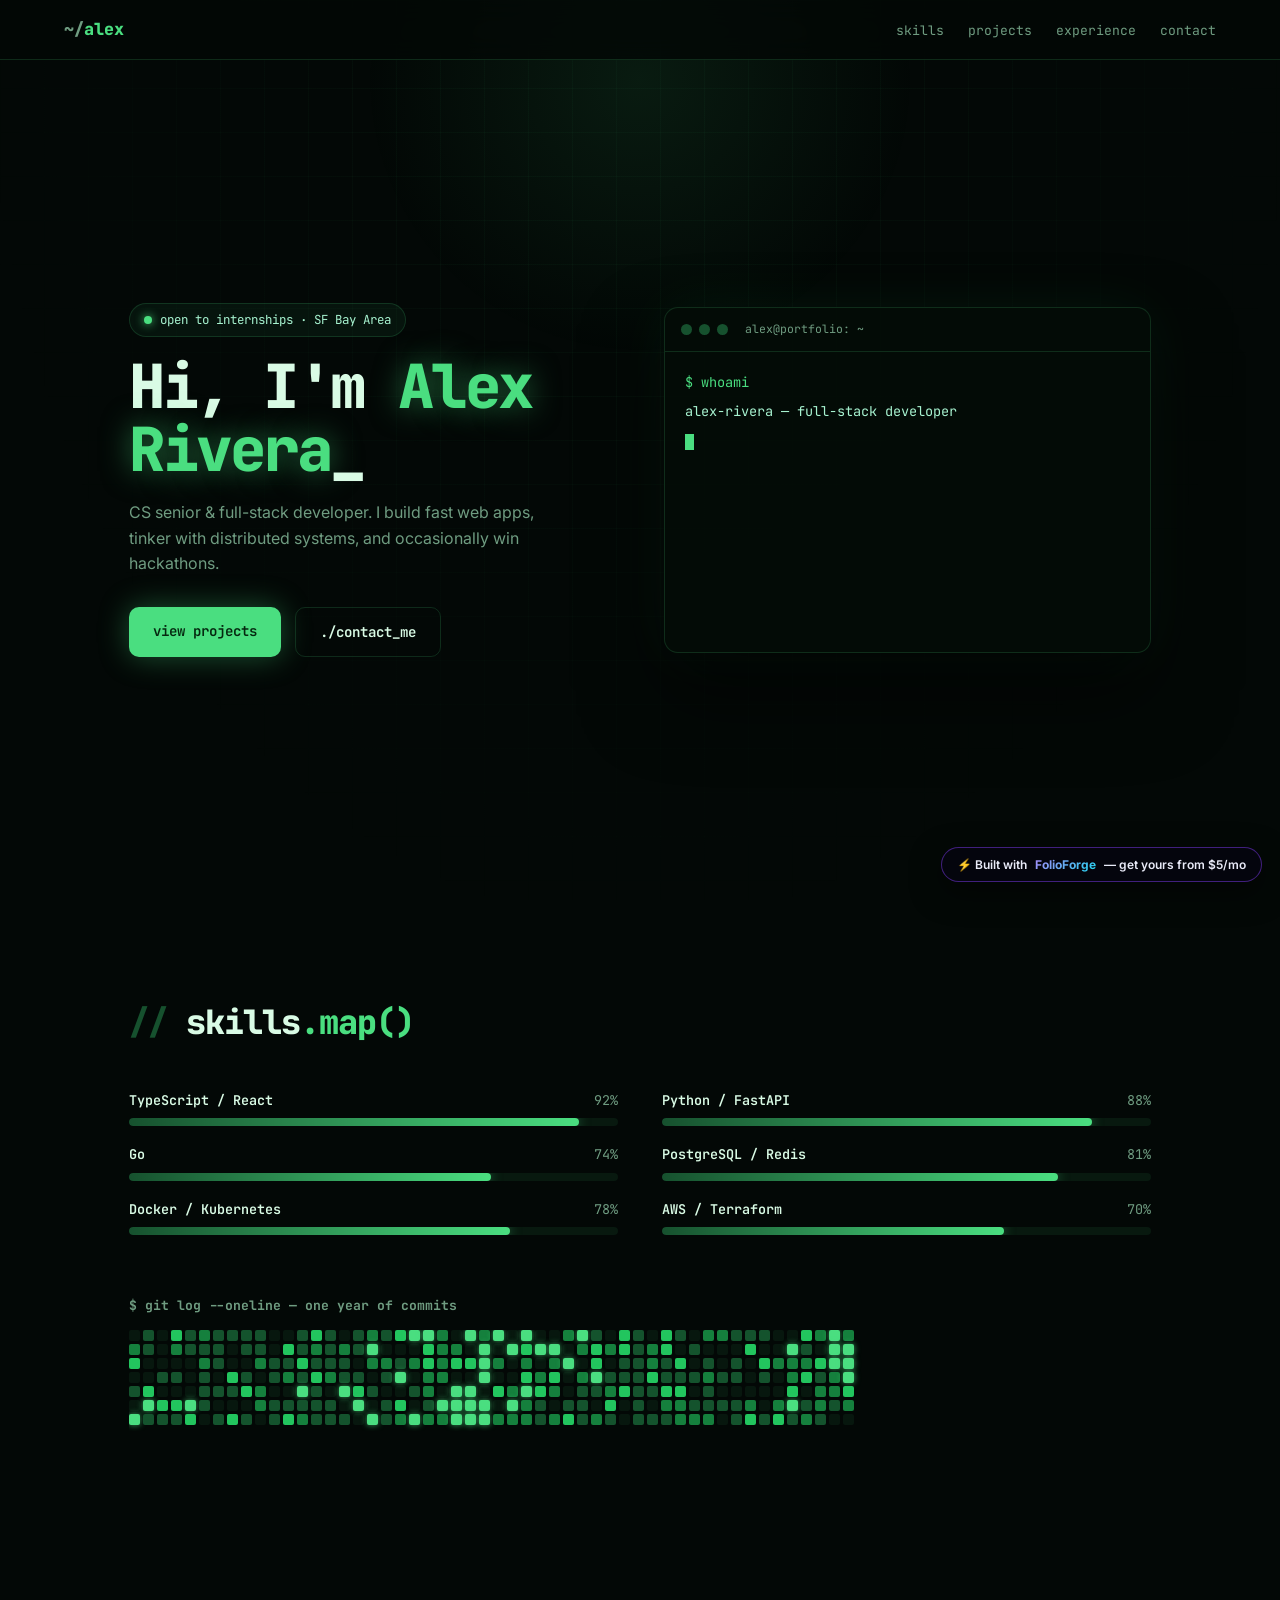
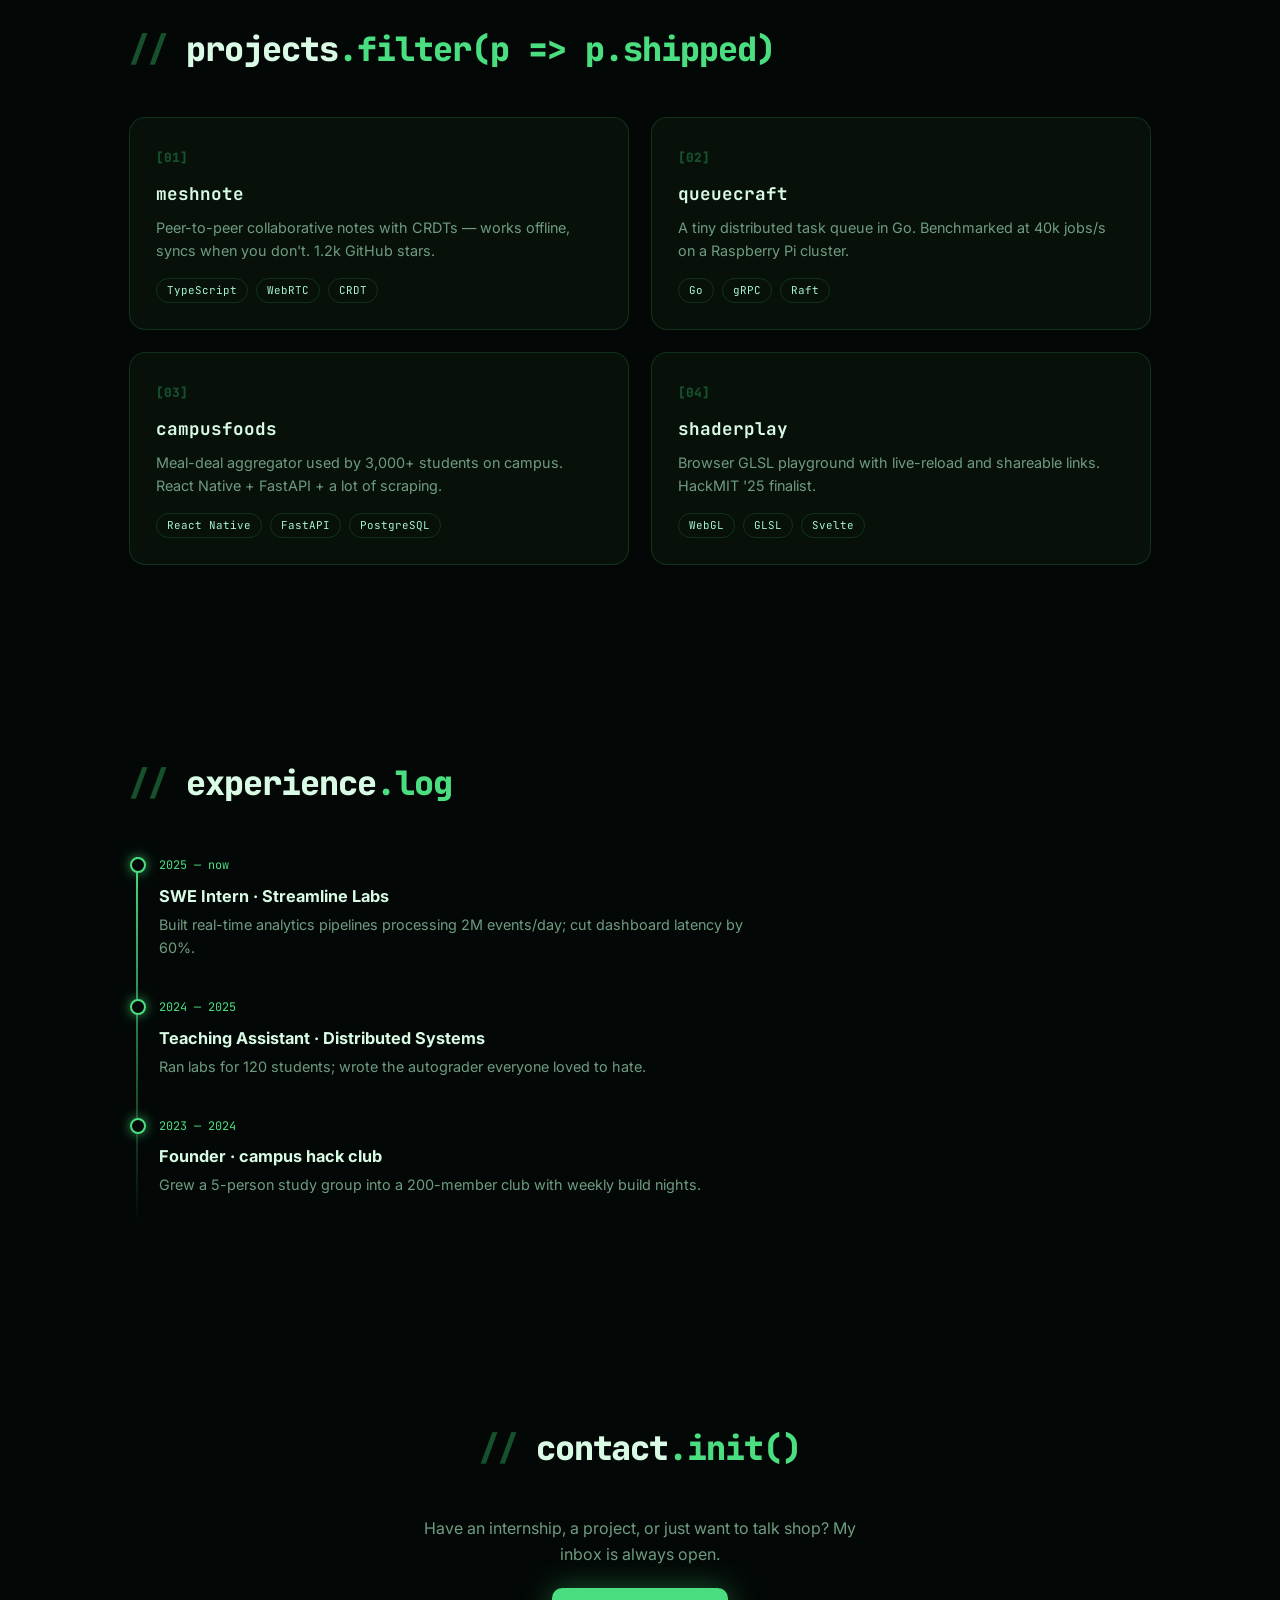
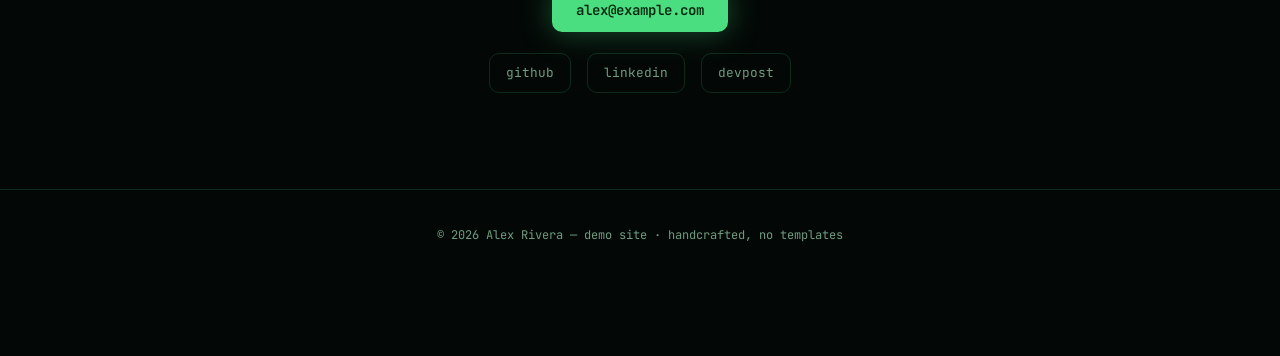
<file: docs/examples/developer/index.html>
<!DOCTYPE html>
<html lang="en">
<head>
<meta charset="UTF-8">
<meta name="viewport" content="width=device-width, initial-scale=1.0">
<title>Alex Rivera — Full-Stack Developer</title>
<meta name="description" content="Example portfolio built by FolioForge: Alex Rivera, full-stack developer and CS student.">
<link rel="icon" href="data:image/svg+xml,<svg xmlns='http://www.w3.org/2000/svg' viewBox='0 0 100 100'><text y='.9em' font-size='90'>👨‍💻</text></svg>">
<link rel="preconnect" href="https://fonts.googleapis.com">
<link rel="preconnect" href="https://fonts.gstatic.com" crossorigin>
<link href="https://fonts.googleapis.com/css2?family=JetBrains+Mono:wght@400;600;800&family=Inter:wght@400;500;600&display=swap" rel="stylesheet">
<style>
:root {
  --bg: #030806; --panel: #071009; --border: rgba(74, 222, 128, 0.16);
  --green: #4ade80; --green-dim: #16512e; --mint: #a7f3d0; --cyan: #22d3ee;
  --text: #d9fbe5; --muted: #6f9c81;
  --mono: "JetBrains Mono", monospace; --sans: "Inter", sans-serif;
}
* { margin: 0; padding: 0; box-sizing: border-box; }
html { scroll-behavior: smooth; }
body { background: var(--bg); color: var(--text); font-family: var(--sans); overflow-x: hidden; line-height: 1.6; }
::selection { background: rgba(74, 222, 128, 0.35); }

/* scanline + grid backdrop */
body::before {
  content: ""; position: fixed; inset: 0; z-index: 0; pointer-events: none;
  background:
    linear-gradient(rgba(74, 222, 128, 0.035) 1px, transparent 1px),
    linear-gradient(90deg, rgba(74, 222, 128, 0.035) 1px, transparent 1px);
  background-size: 44px 44px;
  mask-image: radial-gradient(ellipse at 50% 0%, #000 30%, transparent 75%);
}
.glow { position: fixed; width: 600px; height: 600px; border-radius: 50%;
  background: radial-gradient(circle, rgba(74, 222, 128, 0.09), transparent 65%);
  top: -220px; left: 50%; transform: translateX(-50%); pointer-events: none; z-index: 0; }

.reveal { opacity: 0; transform: translateY(28px); transition: opacity .7s cubic-bezier(.22,1,.36,1), transform .7s cubic-bezier(.22,1,.36,1); }
.reveal.in { opacity: 1; transform: none; }

nav { position: fixed; top: 0; left: 0; right: 0; z-index: 40;
  display: flex; justify-content: space-between; align-items: center;
  padding: 16px 5vw; background: rgba(3, 8, 6, 0.8); backdrop-filter: blur(14px);
  border-bottom: 1px solid var(--border); font-family: var(--mono); }
nav .logo { color: var(--green); font-weight: 800; text-decoration: none; font-size: 1.05rem; }
nav .logo::before { content: "~/"; color: var(--muted); }
nav ul { display: flex; gap: 24px; list-style: none; }
nav a { color: var(--muted); text-decoration: none; font-size: 0.82rem; transition: color .2s, text-shadow .2s; }
nav a:hover { color: var(--green); text-shadow: 0 0 12px rgba(74, 222, 128, 0.8); }

/* ============ hero ============ */
.hero { position: relative; z-index: 1; min-height: 100vh;
  display: grid; grid-template-columns: 1fr 1fr; gap: 48px; align-items: center;
  max-width: 1150px; margin: 0 auto; padding: 120px 5vw 60px; }
.hero-left h1 { font-family: var(--mono); font-weight: 800; letter-spacing: -0.04em;
  font-size: clamp(2.2rem, 5vw, 3.8rem); line-height: 1.05; margin: 18px 0; }
.hero-left h1 span { color: var(--green); text-shadow: 0 0 30px rgba(74, 222, 128, 0.5); }
.status { display: inline-flex; align-items: center; gap: 8px; font-family: var(--mono);
  font-size: 0.78rem; color: var(--mint); border: 1px solid var(--border);
  padding: 6px 14px; border-radius: 999px; background: rgba(74, 222, 128, 0.06); }
.status i { width: 8px; height: 8px; border-radius: 50%; background: var(--green);
  box-shadow: 0 0 10px var(--green); animation: pulse 2s infinite; }
@keyframes pulse { 50% { opacity: 0.4; } }
.hero-sub { color: var(--muted); max-width: 440px; margin-bottom: 30px; }
.hero-ctas { display: flex; gap: 14px; flex-wrap: wrap; }
.btn { font-family: var(--mono); font-weight: 600; font-size: 0.88rem;
  padding: 13px 24px; border-radius: 10px; text-decoration: none; transition: all .2s; }
.btn-solid { background: var(--green); color: #05270f; box-shadow: 0 0 30px rgba(74, 222, 128, 0.35); }
.btn-solid:hover { transform: translateY(-3px); box-shadow: 0 0 46px rgba(74, 222, 128, 0.6); }
.btn-line { border: 1px solid var(--border); color: var(--text); }
.btn-line:hover { border-color: var(--green); background: rgba(74, 222, 128, 0.08); }

/* terminal */
.terminal { background: rgba(4, 12, 7, 0.92); border: 1px solid var(--border); border-radius: 14px;
  overflow: hidden; box-shadow: 0 40px 80px rgba(0, 0, 0, 0.6), 0 0 60px rgba(74, 222, 128, 0.07);
  font-family: var(--mono); font-size: 0.85rem;
  animation: float 7s ease-in-out infinite alternate; }
@keyframes float { to { transform: translateY(-12px); } }
.term-bar { display: flex; gap: 7px; align-items: center; padding: 12px 16px; border-bottom: 1px solid var(--border); }
.term-bar i { width: 11px; height: 11px; border-radius: 50%; background: var(--green-dim); }
.term-bar span { margin-left: 10px; color: var(--muted); font-size: 0.72rem; }
.term-body { padding: 20px; min-height: 300px; }
.term-body .line { margin-bottom: 8px; white-space: pre-wrap; word-break: break-word; }
.term-body .prompt { color: var(--green); }
.term-body .out { color: var(--mint); }
.term-body .dim { color: var(--muted); }
.term-caret { display: inline-block; width: 9px; height: 16px; background: var(--green);
  vertical-align: text-bottom; animation: blink 1s step-end infinite; }
@keyframes blink { 50% { opacity: 0; } }

section { position: relative; z-index: 1; max-width: 1150px; margin: 0 auto; padding: 96px 5vw; }
h2.sec { font-family: var(--mono); font-weight: 800; font-size: clamp(1.5rem, 3vw, 2.1rem);
  letter-spacing: -0.03em; margin-bottom: 40px; }
h2.sec::before { content: "// "; color: var(--green-dim); }
h2.sec span { color: var(--green); }

/* skills */
.skills-grid { display: grid; grid-template-columns: 1fr 1fr; gap: 18px 44px; }
.skill { font-family: var(--mono); font-size: 0.84rem; }
.skill .top { display: flex; justify-content: space-between; margin-bottom: 7px; }
.skill .top b { color: var(--text); font-weight: 600; }
.skill .top span { color: var(--muted); }
.bar { height: 8px; background: rgba(74, 222, 128, 0.08); border-radius: 4px; overflow: hidden; }
.bar i { display: block; height: 100%; width: 0; border-radius: 4px;
  background: linear-gradient(90deg, var(--green-dim), var(--green));
  box-shadow: 0 0 12px rgba(74, 222, 128, 0.5);
  transition: width 1.3s cubic-bezier(.22,1,.36,1); }
.bar.go i { width: var(--p); }

/* contribution graph */
.contrib { margin-top: 60px; }
.contrib h3 { font-family: var(--mono); color: var(--muted); font-size: 0.82rem; margin-bottom: 14px; }
#graph { display: grid; grid-template-rows: repeat(7, 11px); grid-auto-flow: column;
  grid-auto-columns: 11px; gap: 3px; overflow-x: auto; padding-bottom: 6px; }
#graph i { border-radius: 2px; background: rgba(74, 222, 128, 0.07); opacity: 0; animation: cell-in .4s forwards; }
#graph i.l1 { background: #14532d; } #graph i.l2 { background: #15803d; }
#graph i.l3 { background: #22c55e; } #graph i.l4 { background: #4ade80; box-shadow: 0 0 6px rgba(74,222,128,.7); }
@keyframes cell-in { to { opacity: 1; } }

/* projects */
.proj-grid { display: grid; grid-template-columns: 1fr 1fr; gap: 22px; }
.proj { background: var(--panel); border: 1px solid var(--border); border-radius: 16px;
  padding: 26px; position: relative; overflow: hidden; transition: transform .25s, border-color .25s, box-shadow .3s; }
.proj:hover { transform: translateY(-6px); border-color: rgba(74, 222, 128, 0.5);
  box-shadow: 0 20px 50px rgba(0, 0, 0, 0.5), 0 0 40px rgba(74, 222, 128, 0.1); }
.proj::before { content: ""; position: absolute; top: 0; left: 0; right: 0; height: 2px;
  background: linear-gradient(90deg, transparent, var(--green), transparent);
  transform: translateX(-100%); transition: transform .6s; }
.proj:hover::before { transform: translateX(100%); }
.proj .num { font-family: var(--mono); color: var(--green-dim); font-weight: 800; font-size: 0.8rem; }
.proj h3 { font-family: var(--mono); margin: 10px 0 8px; font-size: 1.1rem; }
.proj p { color: var(--muted); font-size: 0.9rem; margin-bottom: 16px; }
.tags { display: flex; gap: 8px; flex-wrap: wrap; }
.tags span { font-family: var(--mono); font-size: 0.68rem; color: var(--mint);
  border: 1px solid var(--border); padding: 3px 10px; border-radius: 999px; }

/* timeline */
.timeline { position: relative; padding-left: 30px; max-width: 640px; }
.timeline::before { content: ""; position: absolute; left: 7px; top: 6px; bottom: 6px; width: 2px;
  background: linear-gradient(var(--green), transparent); }
.tl-item { position: relative; padding-bottom: 34px; }
.tl-item::before { content: ""; position: absolute; left: -29px; top: 6px; width: 12px; height: 12px;
  border-radius: 50%; background: var(--bg); border: 2px solid var(--green);
  box-shadow: 0 0 12px rgba(74, 222, 128, 0.7); }
.tl-item time { font-family: var(--mono); font-size: 0.74rem; color: var(--green); }
.tl-item h3 { margin: 6px 0 4px; font-size: 1.02rem; }
.tl-item p { color: var(--muted); font-size: 0.9rem; }

/* contact */
.contact { text-align: center; }
.contact p { color: var(--muted); max-width: 460px; margin: 0 auto 30px; }
.socials { display: flex; justify-content: center; gap: 16px; margin-top: 30px; }
.socials a { font-family: var(--mono); font-size: 0.8rem; color: var(--muted); text-decoration: none;
  border: 1px solid var(--border); border-radius: 10px; padding: 9px 16px; transition: all .2s; }
.socials a:hover { color: var(--green); border-color: var(--green); }

footer { text-align: center; padding: 36px 5vw 110px; color: var(--muted);
  font-family: var(--mono); font-size: 0.75rem; border-top: 1px solid var(--border);
  position: relative; z-index: 1; }

/* FolioForge badge */
.ff-badge { position: fixed; right: 18px; bottom: 18px; z-index: 50;
  display: inline-flex; align-items: center; gap: 8px;
  background: rgba(5, 6, 15, 0.92); border: 1px solid rgba(124, 58, 237, 0.5);
  color: #e9ebf8; text-decoration: none; font: 600 0.75rem var(--sans);
  padding: 9px 15px; border-radius: 999px; backdrop-filter: blur(10px);
  box-shadow: 0 10px 30px rgba(0, 0, 0, 0.5); transition: transform .2s, box-shadow .3s; }
.ff-badge:hover { transform: translateY(-3px); box-shadow: 0 14px 40px rgba(124, 58, 237, 0.4); }
.ff-badge b { background: linear-gradient(135deg, #a78bfa, #22d3ee);
  -webkit-background-clip: text; background-clip: text; color: transparent; }

@media (max-width: 860px) {
  .hero { grid-template-columns: 1fr; padding-top: 110px; }
  .skills-grid, .proj-grid { grid-template-columns: 1fr; }
  nav ul { display: none; }
}
</style>
</head>
<body>
<div class="glow" aria-hidden="true"></div>

<nav>
  <a class="logo" href="#top">alex</a>
  <ul>
    <li><a href="#skills">skills</a></li>
    <li><a href="#projects">projects</a></li>
    <li><a href="#experience">experience</a></li>
    <li><a href="#contact">contact</a></li>
  </ul>
</nav>

<header class="hero" id="top">
  <div class="hero-left">
    <span class="status"><i></i> open to internships · SF Bay Area</span>
    <h1>Hi, I'm <span>Alex Rivera</span>_</h1>
    <p class="hero-sub">CS senior &amp; full-stack developer. I build fast web apps,
       tinker with distributed systems, and occasionally win hackathons.</p>
    <div class="hero-ctas">
      <a class="btn btn-solid" href="#projects">view projects</a>
      <a class="btn btn-line" href="#contact">./contact_me</a>
    </div>
  </div>
  <div class="terminal" aria-hidden="true">
    <div class="term-bar"><i></i><i></i><i></i><span>alex@portfolio: ~</span></div>
    <div class="term-body" id="term"></div>
  </div>
</header>

<section id="skills">
  <h2 class="sec reveal">skills<span>.map()</span></h2>
  <div class="skills-grid">
    <div class="skill reveal"><div class="top"><b>TypeScript / React</b><span>92%</span></div><div class="bar"><i style="--p:92%"></i></div></div>
    <div class="skill reveal"><div class="top"><b>Python / FastAPI</b><span>88%</span></div><div class="bar"><i style="--p:88%"></i></div></div>
    <div class="skill reveal"><div class="top"><b>Go</b><span>74%</span></div><div class="bar"><i style="--p:74%"></i></div></div>
    <div class="skill reveal"><div class="top"><b>PostgreSQL / Redis</b><span>81%</span></div><div class="bar"><i style="--p:81%"></i></div></div>
    <div class="skill reveal"><div class="top"><b>Docker / Kubernetes</b><span>78%</span></div><div class="bar"><i style="--p:78%"></i></div></div>
    <div class="skill reveal"><div class="top"><b>AWS / Terraform</b><span>70%</span></div><div class="bar"><i style="--p:70%"></i></div></div>
  </div>
  <div class="contrib reveal">
    <h3>$ git log --oneline — one year of commits</h3>
    <div id="graph" aria-hidden="true"></div>
  </div>
</section>

<section id="projects">
  <h2 class="sec reveal">projects<span>.filter(p =&gt; p.shipped)</span></h2>
  <div class="proj-grid">
    <article class="proj reveal">
      <span class="num">[01]</span>
      <h3>meshnote</h3>
      <p>Peer-to-peer collaborative notes with CRDTs — works offline, syncs when you don't. 1.2k GitHub stars.</p>
      <div class="tags"><span>TypeScript</span><span>WebRTC</span><span>CRDT</span></div>
    </article>
    <article class="proj reveal">
      <span class="num">[02]</span>
      <h3>queuecraft</h3>
      <p>A tiny distributed task queue in Go. Benchmarked at 40k jobs/s on a Raspberry Pi cluster.</p>
      <div class="tags"><span>Go</span><span>gRPC</span><span>Raft</span></div>
    </article>
    <article class="proj reveal">
      <span class="num">[03]</span>
      <h3>campusfoods</h3>
      <p>Meal-deal aggregator used by 3,000+ students on campus. React Native + FastAPI + a lot of scraping.</p>
      <div class="tags"><span>React Native</span><span>FastAPI</span><span>PostgreSQL</span></div>
    </article>
    <article class="proj reveal">
      <span class="num">[04]</span>
      <h3>shaderplay</h3>
      <p>Browser GLSL playground with live-reload and shareable links. HackMIT '25 finalist.</p>
      <div class="tags"><span>WebGL</span><span>GLSL</span><span>Svelte</span></div>
    </article>
  </div>
</section>

<section id="experience">
  <h2 class="sec reveal">experience<span>.log</span></h2>
  <div class="timeline">
    <div class="tl-item reveal">
      <time>2025 — now</time>
      <h3>SWE Intern · Streamline Labs</h3>
      <p>Built real-time analytics pipelines processing 2M events/day; cut dashboard latency by 60%.</p>
    </div>
    <div class="tl-item reveal">
      <time>2024 — 2025</time>
      <h3>Teaching Assistant · Distributed Systems</h3>
      <p>Ran labs for 120 students; wrote the autograder everyone loved to hate.</p>
    </div>
    <div class="tl-item reveal">
      <time>2023 — 2024</time>
      <h3>Founder · campus hack club</h3>
      <p>Grew a 5-person study group into a 200-member club with weekly build nights.</p>
    </div>
  </div>
</section>

<section id="contact" class="contact">
  <h2 class="sec reveal" style="text-align:center;">contact<span>.init()</span></h2>
  <p class="reveal">Have an internship, a project, or just want to talk shop?
     My inbox is always open.</p>
  <a class="btn btn-solid reveal" href="mailto:alex@example.com">alex@example.com</a>
  <div class="socials reveal">
    <a href="#">github</a><a href="#">linkedin</a><a href="#">devpost</a>
  </div>
</section>

<footer>© 2026 Alex Rivera — demo site · handcrafted, no templates</footer>

<a class="ff-badge" href="../../" title="Get your own portfolio">⚡ Built with <b>FolioForge</b> — get yours from $5/mo</a>

<script>
(() => {
  // reveal on scroll
  const io = new IntersectionObserver((es) => {
    es.forEach((e) => { if (e.isIntersecting) { e.target.classList.add("in"); io.unobserve(e.target); } });
  }, { threshold: 0.15 });
  document.querySelectorAll(".reveal").forEach((el) => io.observe(el));

  // skill bars
  const bio = new IntersectionObserver((es) => {
    es.forEach((e) => { if (e.isIntersecting) { e.target.classList.add("go"); bio.unobserve(e.target); } });
  }, { threshold: 0.5 });
  document.querySelectorAll(".bar").forEach((el) => bio.observe(el));

  // terminal typing sequence
  const term = document.getElementById("term");
  const script = [
    { t: "prompt", text: "$ whoami" },
    { t: "out", text: "alex-rivera — full-stack developer" },
    { t: "prompt", text: "$ cat interests.txt" },
    { t: "out", text: "distributed systems · web perf · hackathons" },
    { t: "prompt", text: "$ uptime --studying" },
    { t: "out", text: "4 years CS · graduating 2026" },
    { t: "prompt", text: "$ ./deploy portfolio --provider folioforge" },
    { t: "out", text: "✔ live at alex.dev in 48h" },
    { t: "dim", text: "# your site could do this too ;)" },
  ];
  let li = 0, ci = 0;
  let current = null;
  const caret = document.createElement("span");
  caret.className = "term-caret";
  term.appendChild(caret);
  function type() {
    if (li >= script.length) return;
    const item = script[li];
    if (!current) {
      current = document.createElement("div");
      current.className = "line " + item.t;
      term.insertBefore(current, caret);
    }
    ci++;
    current.textContent = item.text.slice(0, ci);
    term.insertBefore(caret, null);
    if (ci >= item.text.length) {
      li++; ci = 0; current = null;
      setTimeout(type, item.t === "prompt" ? 160 : 520);
    } else {
      setTimeout(type, item.t === "prompt" ? 55 : 14);
    }
  }
  setTimeout(type, 700);

  // contribution graph (pseudo-random but pretty)
  const graph = document.getElementById("graph");
  let seed = 42;
  const rand = () => { seed = (seed * 16807) % 2147483647; return seed / 2147483647; };
  for (let w = 0; w < 52; w++) {
    for (let d = 0; d < 7; d++) {
      const cell = document.createElement("i");
      const v = rand();
      const wave = Math.sin(w / 5) * 0.22 + 0.5;
      const level = v < 0.28 ? 0 : v < wave ? 1 : v < wave + 0.2 ? 2 : v < wave + 0.32 ? 3 : 4;
      if (level > 0) cell.className = "l" + level;
      cell.style.animationDelay = (w * 14) + "ms";
      graph.appendChild(cell);
    }
  }
})();
</script>
</body>
</html>
</file>
<file: docs/css/style.css>
/* ================= FolioForge marketing site ================= */
:root {
  --bg: #05060f;
  --panel: rgba(255, 255, 255, 0.035);
  --border: rgba(255, 255, 255, 0.09);
  --text: #e9ebf8;
  --muted: #9298b8;
  --violet: #7c3aed;
  --cyan: #22d3ee;
  --pink: #f472b6;
  --grad: linear-gradient(135deg, #7c3aed, #22d3ee);
  --font-head: "Space Grotesk", system-ui, sans-serif;
  --font-body: "Inter", system-ui, sans-serif;
}

* { margin: 0; padding: 0; box-sizing: border-box; }

html { scroll-behavior: smooth; }

body {
  font-family: var(--font-body);
  background: var(--bg);
  color: var(--text);
  overflow-x: hidden;
  line-height: 1.6;
}

::selection { background: rgba(124, 58, 237, 0.5); }

/* ---------------- ambient layers ---------------- */
#particles {
  position: fixed; inset: 0; z-index: 0; pointer-events: none;
}
.cursor-glow {
  position: fixed; z-index: 0; pointer-events: none;
  width: 500px; height: 500px; border-radius: 50%;
  background: radial-gradient(circle, rgba(124, 58, 237, 0.14), transparent 65%);
  transform: translate(-50%, -50%);
  left: 50vw; top: 40vh;
  transition: left 0.35s ease-out, top 0.35s ease-out;
}
.orb {
  position: fixed; border-radius: 50%; filter: blur(100px);
  opacity: 0.32; pointer-events: none; z-index: 0;
  animation: drift 26s ease-in-out infinite alternate;
}
.orb-a { width: 520px; height: 520px; top: -180px; left: -140px;
  background: radial-gradient(circle, #7c3aed, transparent 70%); }
.orb-b { width: 460px; height: 460px; bottom: -160px; right: -120px;
  background: radial-gradient(circle, #22d3ee, transparent 70%); animation-delay: -9s; }
.orb-c { width: 340px; height: 340px; top: 40%; left: 55%;
  background: radial-gradient(circle, #f472b6, transparent 70%);
  opacity: 0.15; animation-delay: -17s; }
@keyframes drift {
  from { transform: translate(0, 0) scale(1); }
  to   { transform: translate(70px, 50px) scale(1.18); }
}

/* ---------------- reveal on scroll ---------------- */
.reveal {
  opacity: 0; transform: translateY(30px);
  transition: opacity 0.7s cubic-bezier(0.22, 1, 0.36, 1),
              transform 0.7s cubic-bezier(0.22, 1, 0.36, 1);
}
.reveal[data-delay="1"] { transition-delay: 0.12s; }
.reveal[data-delay="2"] { transition-delay: 0.24s; }
.reveal[data-delay="3"] { transition-delay: 0.36s; }
.reveal[data-delay="4"] { transition-delay: 0.48s; }
.reveal.in { opacity: 1; transform: none; }

/* ---------------- brand & buttons ---------------- */
.brand {
  display: inline-flex; align-items: center; gap: 10px;
  font-family: var(--font-head); font-weight: 700; font-size: 1.3rem;
  color: var(--text); text-decoration: none; letter-spacing: -0.02em;
}
.brand em { font-style: normal; background: var(--grad);
  -webkit-background-clip: text; background-clip: text; color: transparent; }
.brand-mark { width: 30px; height: 30px; filter: drop-shadow(0 0 14px rgba(124, 58, 237, 0.65)); }

.grad-text {
  background: linear-gradient(90deg, #a78bfa, #22d3ee, #f472b6, #a78bfa);
  background-size: 300% 100%;
  -webkit-background-clip: text; background-clip: text; color: transparent;
  animation: hue-slide 7s linear infinite;
}
@keyframes hue-slide { to { background-position: 300% 0; } }

.btn {
  display: inline-block; padding: 13px 26px; border-radius: 14px;
  font: 600 0.95rem var(--font-head); letter-spacing: 0.01em;
  text-decoration: none; color: var(--text); cursor: pointer;
  transition: transform 0.18s, box-shadow 0.25s, border-color 0.2s, background 0.2s;
}
.btn-grad {
  background: var(--grad); color: #fff;
  box-shadow: 0 8px 30px rgba(124, 58, 237, 0.4);
}
.btn-grad:hover { transform: translateY(-3px); box-shadow: 0 14px 44px rgba(124, 58, 237, 0.55); }
.btn-outline { border: 1px solid var(--border); background: rgba(255, 255, 255, 0.03); }
.btn-outline:hover { border-color: var(--violet); background: rgba(124, 58, 237, 0.14); transform: translateY(-3px); }
.btn-lg { padding: 16px 32px; font-size: 1.02rem; }
.btn-sm { padding: 9px 18px; font-size: 0.85rem; border-radius: 11px; }
.btn-block { display: block; text-align: center; }

/* ---------------- nav ---------------- */
.nav {
  position: fixed; top: 0; left: 0; right: 0; z-index: 50;
  display: flex; align-items: center; justify-content: space-between;
  padding: 16px 5vw;
  transition: background 0.3s, border-color 0.3s, padding 0.3s;
  border-bottom: 1px solid transparent;
}
.nav.scrolled {
  background: rgba(5, 6, 15, 0.75); backdrop-filter: blur(18px);
  border-bottom-color: var(--border); padding: 11px 5vw;
}
.nav-links { display: flex; align-items: center; gap: 26px; }
.nav-links a:not(.btn) {
  color: var(--muted); text-decoration: none; font-size: 0.92rem; font-weight: 500;
  transition: color 0.2s;
}
.nav-links a:not(.btn):hover { color: var(--text); }
.nav-burger {
  display: none; flex-direction: column; gap: 5px;
  background: none; border: none; cursor: pointer; padding: 6px;
}
.nav-burger span { width: 24px; height: 2px; background: var(--text); border-radius: 2px; transition: 0.3s; }

/* ---------------- hero ---------------- */
.hero {
  position: relative; z-index: 1;
  min-height: 100vh; display: flex; flex-direction: column; justify-content: center;
  padding: 130px 5vw 60px;
}
.hero-inner {
  display: grid; grid-template-columns: 1.1fr 0.9fr; gap: 48px;
  align-items: center; max-width: 1200px; margin: 0 auto; width: 100%;
}
.pill {
  display: inline-block; font-size: 0.82rem; font-weight: 600; color: #c4b5fd;
  border: 1px solid rgba(124, 58, 237, 0.45); background: rgba(124, 58, 237, 0.12);
  padding: 7px 16px; border-radius: 999px; margin-bottom: 22px;
}
.hero h1 {
  font-family: var(--font-head); font-weight: 700;
  font-size: clamp(2.1rem, 4.6vw, 3.6rem);
  line-height: 1.12; letter-spacing: -0.03em; margin-bottom: 22px;
}
.strike { position: relative; color: var(--muted); }
.strike::after {
  content: ""; position: absolute; left: -2%; right: -2%; top: 52%; height: 3px;
  background: var(--pink); border-radius: 2px; transform: rotate(-2deg);
  box-shadow: 0 0 12px rgba(244, 114, 182, 0.7);
}
.hero-sub { color: var(--muted); font-size: 1.08rem; max-width: 520px; margin-bottom: 30px; }
.hero-sub strong { color: var(--text); }
.typer { color: var(--cyan); font-weight: 600; }
.caret { color: var(--cyan); animation: blink 1s step-end infinite; font-weight: 400; }
@keyframes blink { 50% { opacity: 0; } }
.hero-ctas { display: flex; gap: 14px; flex-wrap: wrap; margin-bottom: 26px; }
.hero-note { display: flex; align-items: center; gap: 12px; color: var(--muted); font-size: 0.88rem; }
.avatars { display: inline-flex; }
.avatars i {
  width: 30px; height: 30px; border-radius: 50%; font-style: normal;
  display: grid; place-items: center; font-size: 0.72rem; font-weight: 700; color: #fff;
  border: 2px solid var(--bg); margin-left: -8px;
}
.avatars i:first-child { margin-left: 0; background: linear-gradient(135deg, #7c3aed, #22d3ee); }
.avatars i:nth-child(2) { background: linear-gradient(135deg, #f472b6, #7c3aed); }
.avatars i:nth-child(3) { background: linear-gradient(135deg, #22d3ee, #34d399); }

/* hero visual: browser mock */
.hero-visual { position: relative; }
.browser-mock {
  background: rgba(12, 14, 30, 0.85); border: 1px solid var(--border);
  border-radius: 18px; overflow: hidden; backdrop-filter: blur(12px);
  box-shadow: 0 40px 90px rgba(0, 0, 0, 0.6), 0 0 60px rgba(124, 58, 237, 0.12);
  animation: float-slow 7s ease-in-out infinite alternate;
}
@keyframes float-slow { to { transform: translateY(-14px); } }
.browser-bar {
  display: flex; align-items: center; gap: 7px;
  padding: 12px 16px; border-bottom: 1px solid var(--border);
}
.b-dot { width: 11px; height: 11px; border-radius: 50%; }
.b-dot.r { background: #f87171; } .b-dot.y { background: #fbbf24; } .b-dot.g { background: #34d399; }
.b-url {
  margin-left: 12px; font-size: 0.75rem; color: var(--muted);
  background: rgba(255, 255, 255, 0.05); border-radius: 8px; padding: 4px 14px;
}
.browser-body { padding: 26px; }
.mock-avatar {
  width: 56px; height: 56px; border-radius: 50%;
  background: var(--grad); margin-bottom: 16px;
  box-shadow: 0 0 24px rgba(124, 58, 237, 0.55);
}
.mock-line { height: 13px; border-radius: 7px; background: rgba(255, 255, 255, 0.16); margin-bottom: 9px; }
.mock-line.dim { background: rgba(255, 255, 255, 0.07); }
.w60 { width: 60%; } .w40 { width: 40%; }
.mock-cards { display: flex; gap: 10px; margin: 18px 0; }
.mock-card {
  flex: 1; height: 62px; border-radius: 10px;
  background: linear-gradient(135deg, rgba(124, 58, 237, 0.25), rgba(34, 211, 238, 0.15));
  border: 1px solid var(--border);
}
.mock-card:nth-child(2) { background: linear-gradient(135deg, rgba(244, 114, 182, 0.22), rgba(124, 58, 237, 0.14)); }
.mock-card:nth-child(3) { background: linear-gradient(135deg, rgba(34, 211, 238, 0.22), rgba(52, 211, 153, 0.14)); }
.mock-bars { display: flex; flex-direction: column; gap: 8px; }
.mock-bar {
  height: 8px; border-radius: 4px; width: var(--w);
  background: var(--grad); opacity: 0.75;
  animation: bar-grow 1.6s cubic-bezier(0.22, 1, 0.36, 1) both;
}
@keyframes bar-grow { from { width: 0; } }
.float-badge {
  position: absolute; font-size: 0.78rem; font-weight: 600;
  background: rgba(12, 14, 30, 0.9); border: 1px solid var(--border);
  padding: 9px 15px; border-radius: 999px; backdrop-filter: blur(10px);
  box-shadow: 0 10px 30px rgba(0, 0, 0, 0.5);
  animation: float-slow 5s ease-in-out infinite alternate;
}
.fb-1 { top: -16px; right: 8%; animation-delay: -1s; color: #c4b5fd; }
.fb-2 { bottom: 18%; left: -26px; animation-delay: -2.4s; color: #a5f3fc; }
.fb-3 { bottom: -14px; right: 14%; animation-delay: -3.8s; color: #fbcfe8; }

.scroll-hint {
  position: absolute; left: 50%; bottom: 26px; transform: translateX(-50%);
  width: 26px; height: 42px; border: 2px solid var(--muted); border-radius: 14px;
}
.scroll-hint span {
  position: absolute; left: 50%; top: 7px; width: 4px; height: 8px;
  background: var(--cyan); border-radius: 2px; transform: translateX(-50%);
  animation: wheel 1.8s ease-in-out infinite;
}
@keyframes wheel { 55% { transform: translate(-50%, 14px); opacity: 0; } 56% { opacity: 0; } }

/* ---------------- marquee ---------------- */
.marquee {
  overflow: hidden; border-top: 1px solid var(--border); border-bottom: 1px solid var(--border);
  padding: 15px 0; position: relative; z-index: 1;
  background: rgba(255, 255, 255, 0.015);
}
.marquee-track {
  display: flex; white-space: nowrap; width: max-content;
  animation: marquee 32s linear infinite;
  font: 600 0.9rem var(--font-head); color: var(--muted); letter-spacing: 0.14em;
  text-transform: uppercase;
}
@keyframes marquee { to { transform: translateX(-50%); } }

/* ---------------- stats ---------------- */
.stats {
  position: relative; z-index: 1;
  display: grid; grid-template-columns: repeat(4, 1fr); gap: 20px;
  max-width: 1100px; margin: 0 auto; padding: 70px 5vw 10px;
  text-align: center;
}
.stat b {
  display: block; font: 700 2.4rem var(--font-head); letter-spacing: -0.03em;
  background: var(--grad); -webkit-background-clip: text; background-clip: text; color: transparent;
}
.stat span:last-child { color: var(--muted); font-size: 0.88rem; }

/* ---------------- sections ---------------- */
.section { position: relative; z-index: 1; padding: 110px 5vw; max-width: 1200px; margin: 0 auto; }
.section-head { text-align: center; max-width: 640px; margin: 0 auto 56px; }
.eyebrow {
  display: inline-block; font: 600 0.78rem var(--font-body);
  text-transform: uppercase; letter-spacing: 0.16em; color: var(--cyan);
  margin-bottom: 14px;
}
.section-head h2, .about h2, .cta-panel h2 {
  font-family: var(--font-head); font-weight: 700;
  font-size: clamp(1.7rem, 3.4vw, 2.6rem); letter-spacing: -0.03em; line-height: 1.15;
}
.section-head p { color: var(--muted); margin-top: 14px; }
.center { text-align: center; margin-top: 44px; }

/* ---------------- example cards ---------------- */
.example-grid { display: grid; grid-template-columns: repeat(3, 1fr); gap: 24px; }
.example-card {
  display: block; text-decoration: none; color: var(--text);
  background: var(--panel); border: 1px solid var(--border); border-radius: 20px;
  overflow: hidden; transition: border-color 0.25s, box-shadow 0.3s;
}
.example-card:hover {
  border-color: rgba(124, 58, 237, 0.6);
  box-shadow: 0 24px 60px rgba(0, 0, 0, 0.5), 0 0 40px rgba(124, 58, 237, 0.15);
}
.ex-thumb { height: 200px; position: relative; overflow: hidden; padding: 18px; }
.ex-info { padding: 20px 22px 24px; }
.ex-info h3 { font-family: var(--font-head); margin-bottom: 6px; letter-spacing: -0.01em; }
.ex-info p { color: var(--muted); font-size: 0.88rem; margin-bottom: 12px; }
.ex-cta { font-size: 0.85rem; font-weight: 600; color: var(--cyan); }

.ex-dev { background: #060b08; font-family: monospace; }
.ex-term-bar { display: flex; gap: 6px; margin-bottom: 14px; }
.ex-term-bar i { width: 9px; height: 9px; border-radius: 50%; background: #1f3a2a; }
.ex-term-line { color: #4ade80; font-size: 0.82rem; margin-bottom: 6px; }
.ex-term-line.accent { color: #a7f3d0; text-shadow: 0 0 12px rgba(74, 222, 128, 0.6); }
.ex-term-grid { display: grid; grid-template-columns: repeat(4, 1fr); gap: 8px; margin-top: 18px; }
.ex-term-grid i {
  height: 30px; border-radius: 6px; background: rgba(74, 222, 128, 0.12);
  border: 1px solid rgba(74, 222, 128, 0.25);
}
.example-card:hover .ex-term-grid i { background: rgba(74, 222, 128, 0.25); }

.ex-des { background: #f5efe6; }
.ex-des-type {
  font: 800 3.4rem var(--font-head); color: #1a1a2e; letter-spacing: -0.05em; line-height: 1;
}
.ex-des-blob {
  position: absolute; right: -30px; top: -30px; width: 130px; height: 130px;
  background: linear-gradient(135deg, #ff5e78, #ffb74d); border-radius: 46% 54% 60% 40%/50% 45% 55% 50%;
  animation: blob-morph 7s ease-in-out infinite alternate;
}
@keyframes blob-morph { to { border-radius: 55% 45% 42% 58%/48% 60% 40% 52%; transform: rotate(24deg); } }
.ex-des-strip { display: flex; gap: 8px; margin-top: 20px; }
.ex-des-strip i { flex: 1; height: 44px; border-radius: 8px; }
.ex-des-strip i:nth-child(1) { background: #1a1a2e; }
.ex-des-strip i:nth-child(2) { background: #ff5e78; }
.ex-des-strip i:nth-child(3) { background: #4d96ff; }

.ex-data { background: #050c1c; display: flex; flex-direction: column; justify-content: flex-end; }
.ex-chart { display: flex; align-items: flex-end; gap: 10px; height: 110px; }
.ex-chart i {
  flex: 1; height: var(--h); border-radius: 6px 6px 0 0;
  background: linear-gradient(to top, #1d4ed8, #22d3ee);
  transition: height 0.6s cubic-bezier(0.22, 1, 0.36, 1);
}
.example-card:hover .ex-chart i { filter: brightness(1.35); }
.ex-data-line { height: 2px; background: rgba(255, 255, 255, 0.15); margin-top: 0; }

/* ---------------- steps ---------------- */
.steps {
  list-style: none; display: grid; grid-template-columns: repeat(4, 1fr); gap: 22px;
  counter-reset: step;
}
.step {
  position: relative; background: var(--panel); border: 1px solid var(--border);
  border-radius: 18px; padding: 28px 24px;
  transition: transform 0.25s, border-color 0.25s;
}
.step:hover { transform: translateY(-6px); border-color: rgba(34, 211, 238, 0.5); }
.step-num {
  font: 700 0.95rem var(--font-head);
  background: var(--grad); -webkit-background-clip: text; background-clip: text; color: transparent;
}
.step h3 { font-family: var(--font-head); font-size: 1.06rem; margin: 12px 0 8px; letter-spacing: -0.01em; }
.step p { color: var(--muted); font-size: 0.88rem; }

/* ---------------- features ---------------- */
.feature-grid { display: grid; grid-template-columns: repeat(3, 1fr); gap: 22px; }
.feature {
  background: var(--panel); border: 1px solid var(--border); border-radius: 18px;
  padding: 28px 26px; transition: transform 0.25s, border-color 0.25s, box-shadow 0.3s;
}
.feature:hover {
  transform: translateY(-6px); border-color: rgba(124, 58, 237, 0.5);
  box-shadow: 0 18px 46px rgba(0, 0, 0, 0.45);
}
.f-ico { font-size: 1.7rem; display: block; margin-bottom: 14px;
  filter: drop-shadow(0 0 14px rgba(124, 58, 237, 0.5)); }
.feature h3 { font-family: var(--font-head); font-size: 1.05rem; margin-bottom: 8px; }
.feature p { color: var(--muted); font-size: 0.9rem; }

/* ---------------- pricing ---------------- */
.price-grid {
  display: grid; grid-template-columns: repeat(2, minmax(0, 380px)); gap: 26px; justify-content: center;
}
.price-card {
  position: relative; background: var(--panel); border: 1px solid var(--border);
  border-radius: 22px; padding: 36px 32px;
  transition: transform 0.25s, box-shadow 0.3s;
}
.price-card:hover { transform: translateY(-6px); }
.price-card.featured {
  border: 1px solid transparent;
  background:
    linear-gradient(rgba(10, 12, 26, 0.96), rgba(10, 12, 26, 0.96)) padding-box,
    var(--grad) border-box;
  box-shadow: 0 24px 70px rgba(124, 58, 237, 0.28);
}
.ribbon {
  position: absolute; top: -13px; right: 26px;
  background: var(--grad); color: #fff; font: 700 0.72rem var(--font-body);
  text-transform: uppercase; letter-spacing: 0.08em;
  padding: 6px 14px; border-radius: 999px;
  box-shadow: 0 6px 20px rgba(124, 58, 237, 0.5);
}
.price-card h3 { font-family: var(--font-head); color: var(--muted); font-size: 1rem; }
.price { font: 700 3.4rem var(--font-head); letter-spacing: -0.04em; margin: 10px 0 20px; }
.price .cur { font-size: 1.6rem; vertical-align: super; }
.price .per { font-size: 1rem; color: var(--muted); font-weight: 500; }
.price-card ul { list-style: none; margin-bottom: 28px; }
.price-card li {
  padding: 8px 0 8px 28px; position: relative; color: var(--muted); font-size: 0.93rem;
}
.price-card li::before {
  content: "✓"; position: absolute; left: 0; color: var(--cyan); font-weight: 700;
}

/* ---------------- about ---------------- */
.about-inner {
  max-width: 720px; margin: 0 auto; text-align: center;
  background: var(--panel); border: 1px solid var(--border); border-radius: 26px;
  padding: 56px 48px;
}
.about-inner h2 { margin-bottom: 22px; }
.about-inner p { color: var(--muted); margin-bottom: 16px; }
.about-sign { color: var(--text) !important; font-weight: 600; margin-top: 8px; }

/* ---------------- faq ---------------- */
.faq-list { max-width: 720px; margin: 0 auto; display: flex; flex-direction: column; gap: 14px; }
.faq-item {
  background: var(--panel); border: 1px solid var(--border); border-radius: 16px;
  padding: 0 24px; overflow: hidden; transition: border-color 0.25s;
}
.faq-item[open] { border-color: rgba(124, 58, 237, 0.55); }
.faq-item summary {
  cursor: pointer; list-style: none; padding: 20px 0;
  font: 600 1rem var(--font-head); display: flex; justify-content: space-between; align-items: center;
}
.faq-item summary::-webkit-details-marker { display: none; }
.faq-item summary::after {
  content: "+"; font-size: 1.4rem; color: var(--cyan); transition: transform 0.3s;
}
.faq-item[open] summary::after { transform: rotate(45deg); }
.faq-item p { color: var(--muted); font-size: 0.93rem; padding-bottom: 22px; }

/* ---------------- cta ---------------- */
.cta-panel {
  text-align: center; border-radius: 28px; padding: 76px 32px;
  border: 1px solid transparent;
  background:
    linear-gradient(rgba(8, 9, 20, 0.92), rgba(8, 9, 20, 0.92)) padding-box,
    var(--grad) border-box;
  box-shadow: 0 30px 90px rgba(124, 58, 237, 0.25);
  position: relative; overflow: hidden;
}
.cta-panel::before {
  content: ""; position: absolute; inset: -60%;
  background: conic-gradient(from 0deg, transparent 70%, rgba(124, 58, 237, 0.25), transparent 85%);
  animation: spin 9s linear infinite; pointer-events: none;
}
@keyframes spin { to { transform: rotate(360deg); } }
.cta-panel h2 { margin-bottom: 12px; position: relative; }
.cta-panel p { color: var(--muted); margin-bottom: 30px; position: relative; }
.cta-panel .btn { position: relative; }

/* ---------------- footer ---------------- */
.footer {
  position: relative; z-index: 1; text-align: center;
  padding: 60px 5vw 40px; border-top: 1px solid var(--border);
}
.footer-links { display: flex; justify-content: center; gap: 26px; margin: 22px 0; flex-wrap: wrap; }
.footer-links a { color: var(--muted); text-decoration: none; font-size: 0.9rem; }
.footer-links a:hover { color: var(--text); }
.footer-note { color: var(--muted); font-size: 0.82rem; }

/* ---------------- responsive ---------------- */
@media (max-width: 960px) {
  .hero-inner { grid-template-columns: 1fr; gap: 56px; }
  .hero { padding-top: 120px; }
  .example-grid, .feature-grid { grid-template-columns: 1fr 1fr; }
  .steps { grid-template-columns: 1fr 1fr; }
  .stats { grid-template-columns: 1fr 1fr; gap: 34px; }
}
@media (max-width: 640px) {
  .nav-links {
    position: fixed; inset: 0; z-index: 60;
    background: rgba(5, 6, 15, 0.97); backdrop-filter: blur(20px);
    flex-direction: column; justify-content: center; font-size: 1.2rem;
    display: none;
  }
  .nav-links.open { display: flex; }
  .nav-burger { display: flex; z-index: 61; }
  .nav-burger.open span:nth-child(1) { transform: translateY(7px) rotate(45deg); }
  .nav-burger.open span:nth-child(2) { opacity: 0; }
  .nav-burger.open span:nth-child(3) { transform: translateY(-7px) rotate(-45deg); }
  .example-grid, .feature-grid, .steps, .price-grid { grid-template-columns: 1fr; }
  .section { padding: 80px 6vw; }
  .about-inner { padding: 40px 26px; }
  .float-badge { display: none; }
  .cursor-glow { display: none; }
}
</file>
